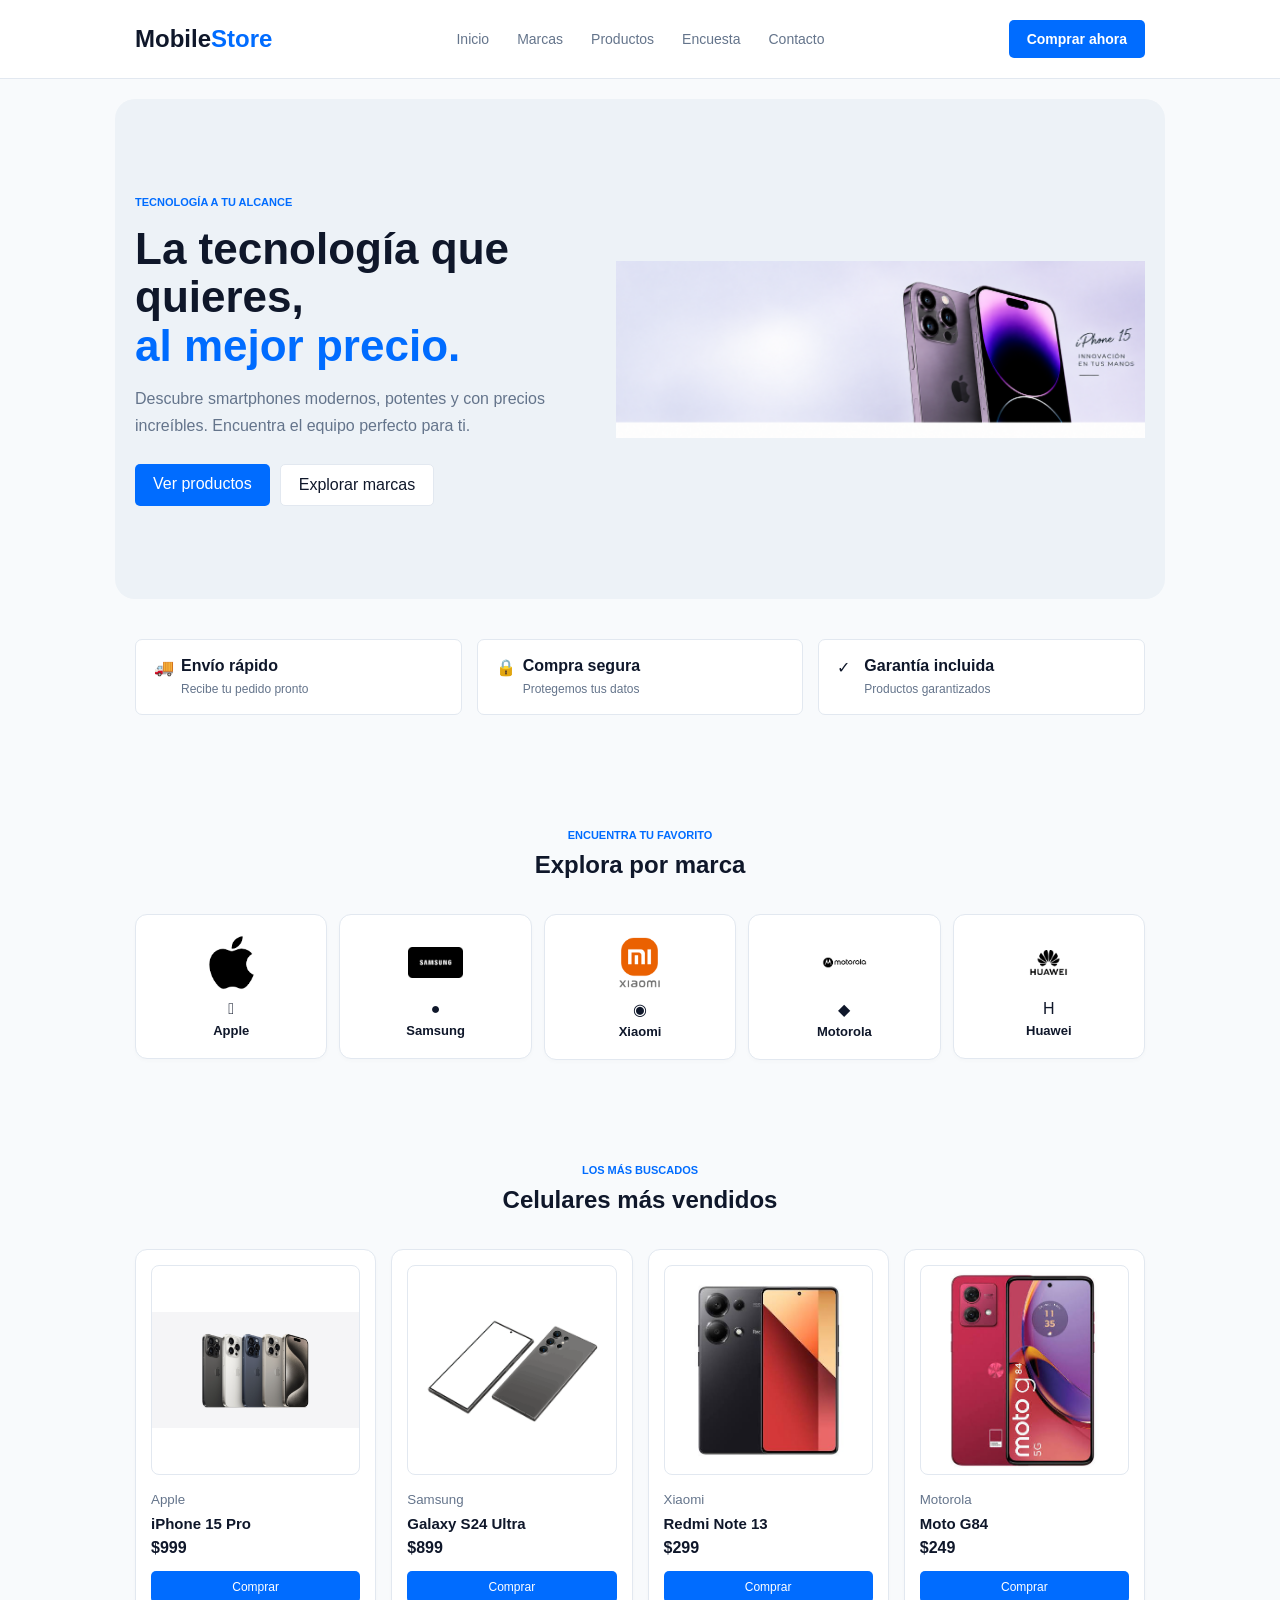
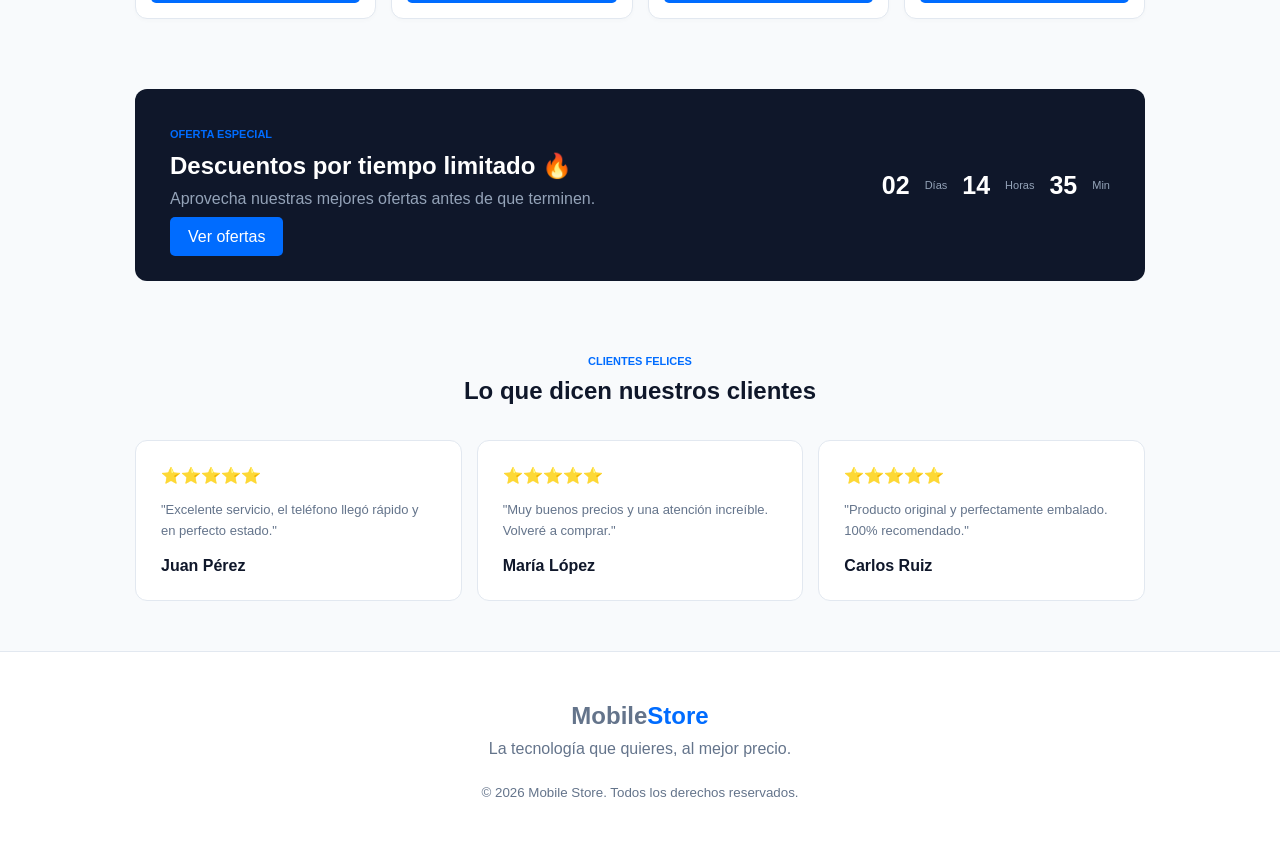
<file: CellstorePage/index.html>
<!DOCTYPE html>
<html lang="es">
<head>
    <meta charset="UTF-8">
    <meta name="viewport" content="width=device-width, initial-scale=1.0">
    <title>Mobile Store</title>
    <link rel="stylesheet" type="text/css" href="css/estilo.css">
</head>

<body>

<header>
    <nav>
        <h2>Mobile<span>Store</span></h2>

        <!-- Enlaces directos a los archivos HTML del sitio -->
        <div class="menu">
            <a href="index.html">Inicio</a>
            <a href="marcas.html">Marcas</a>
            <a href="productos.html">Productos</a>
            <a href="encuesta.html">Encuesta</a>
            <a href="contacto.html">Contacto</a>
        </div>

        <!-- Botón estilizado con enlace directo -->
        <a href="productos.html" class="btn-nav">Comprar ahora</a>
    </nav>
</header>

<main>

    <!-- HERO -->
    <section class="hero" id="inicio">
        <div>
            <small>TECNOLOGÍA A TU ALCANCE</small>
            <h1>La tecnología que quieres,<br><span>al mejor precio.</span></h1>
            <p>
                Descubre smartphones modernos, potentes y con
                precios increíbles. Encuentra el equipo perfecto para ti.
            </p>

            <div class="actions">
                <a href="productos.html" class="primary">Ver productos</a>
                <a href="marcas.html" class="outline">Explorar marcas</a>
            </div>
        </div>

        <div class="hero-phone">
            <div class="phone"></div>
        </div>
    </section>

    <!-- BENEFICIOS -->
    <section class="benefits">
        <article>🚚 <b>Envío rápido</b><small>Recibe tu pedido pronto</small></article>
        <article>🔒 <b>Compra segura</b><small>Protegemos tus datos</small></article>
        <article>✓ <b>Garantía incluida</b><small>Productos garantizados</small></article>
    </section>

    <!-- MARCAS -->
    <section class="section" id="marcas">
        <div class="title">
            <small>ENCUENTRA TU FAVORITO</small>
            <h2>Explora por marca</h2>
        </div>

        <div class="brands">
            <a href="marcas.html" style="text-decoration:none; color:inherit;"><article><strong>Apple</strong></article></a>
            <a href="marcas.html" style="text-decoration:none; color:inherit;"><article>●<strong>Samsung</strong></article></a>
            <a href="marcas.html" style="text-decoration:none; color:inherit;"><article>◉<strong>Xiaomi</strong></article></a>
            <a href="marcas.html" style="text-decoration:none; color:inherit;"><article>◆<strong>Motorola</strong></article></a>
            <a href="marcas.html" style="text-decoration:none; color:inherit;"><article>H<strong>Huawei</strong></article></a>
        </div>
    </section>

    <!-- PRODUCTOS -->
    <section class="section" id="productos">
        <div class="title">
            <small>LOS MÁS BUSCADOS</small>
            <h2>Celulares más vendidos</h2>
        </div>

        <div class="products">

            <article class="product">
                <div class="image black"></div>
                <small>Apple</small>
                <h3>iPhone 15 Pro</h3>
                <strong>$999</strong>
                <a href="contacto.html">Comprar</a>
            </article>

            <article class="product">
                <div class="image gray"></div>
                <small>Samsung</small>
                <h3>Galaxy S24 Ultra</h3>
                <strong>$899</strong>
                <a href="contacto.html">Comprar</a>
            </article>

            <article class="product">
                <div class="image blue"></div>
                <small>Xiaomi</small>
                <h3>Redmi Note 13</h3>
                <strong>$299</strong>
                <a href="contacto.html">Comprar</a>
            </article>

            <article class="product">
                <div class="image purple"></div>
                <small>Motorola</small>
                <h3>Moto G84</h3>
                <strong>$249</strong>
                <a href="contacto.html">Comprar</a>
            </article>

        </div>
    </section>

    <!-- OFERTA -->
    <section class="offer">
        <div>
            <small>OFERTA ESPECIAL</small>
            <h2>Descuentos por tiempo limitado 🔥</h2>
            <p>Aprovecha nuestras mejores ofertas antes de que terminen.</p>
            <a href="productos.html" class="primary">Ver ofertas</a>
        </div>

        <div class="time">
            <b>02</b><span>Días</span>
            <b>14</b><span>Horas</span>
            <b>35</b><span>Min</span>
        </div>
    </section>

    <!-- TESTIMONIOS -->
    <section class="section">
        <div class="title">
            <small>CLIENTES FELICES</small>
            <h2>Lo que dicen nuestros clientes</h2>
        </div>

        <div class="reviews">
            <article>
                ⭐⭐⭐⭐⭐
                <p>"Excelente servicio, el teléfono llegó rápido y en perfecto estado."</p>
                <b>Juan Pérez</b>
            </article>

            <article>
                ⭐⭐⭐⭐⭐
                <p>"Muy buenos precios y una atención increíble. Volveré a comprar."</p>
                <b>María López</b>
            </article>

            <article>
                ⭐⭐⭐⭐⭐
                <p>"Producto original y perfectamente embalado. 100% recomendado."</p>
                <b>Carlos Ruiz</b>
            </article>
        </div>
    </section>

</main>

<footer>
    <h2>Mobile<span>Store</span></h2>
    <p>La tecnología que quieres, al mejor precio.</p>
    <small>© 2026 Mobile Store. Todos los derechos reservados.</small>
</footer>

</body>
</file>
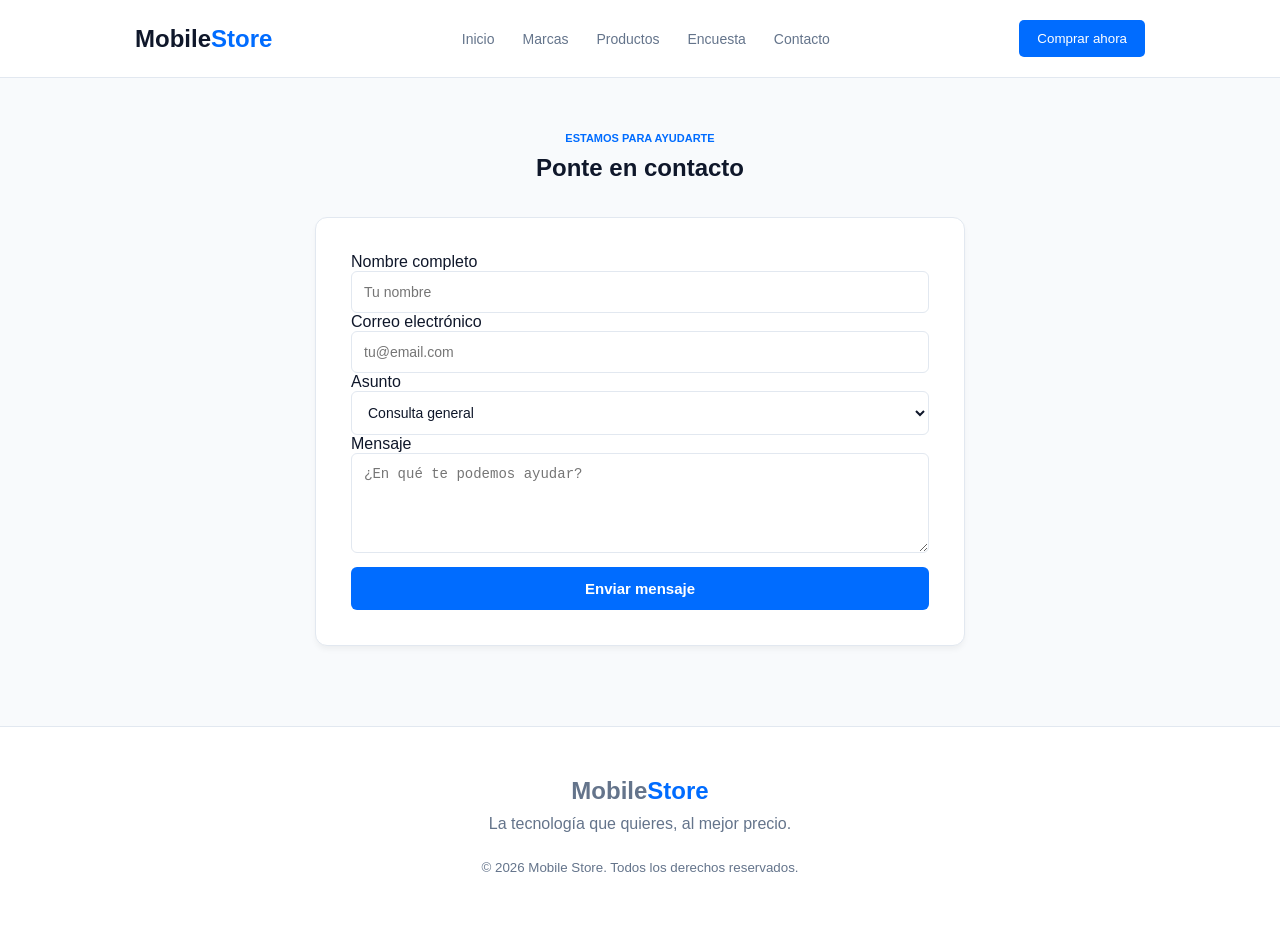
<file: CellstorePage/contacto.html>
<!DOCTYPE html>
<html lang="es">
<head>
    <meta charset="UTF-8">
    <meta name="viewport" content="width=device-width, initial-scale=1.0">
    <title>Mobile Store - Contacto</title>
    <link rel="stylesheet" type="text/css" href="css/estilo.css">
</head>
<body>

<header>
    <nav>
        <h2>Mobile<span>Store</span></h2>

        <div class="menu">
            <a href="index.html">Inicio</a>
            <a href="marcas.html">Marcas</a>
            <a href="productos.html">Productos</a>
            <a href="encuesta.html">Encuesta</a>
            <a href="contacto.html" class="active">Contacto</a>
        </div>

        <button onclick="location.href='productos.html'">Comprar ahora</button>
    </nav>
</header>

<main>
    <section class="section">
        <div class="title">
            <small>ESTAMOS PARA AYUDARTE</small>
            <h2>Ponte en contacto</h2>
        </div>

        <form class="contact-form">
            <label for="nombre">Nombre completo</label>
            <input type="text" id="nombre" placeholder="Tu nombre" required>

            <label for="email">Correo electrónico</label>
            <input type="email" id="email" placeholder="tu@email.com" required>

            <label for="asunto">Asunto</label>
            <select id="asunto">
                <option value="consulta">Consulta general</option>
                <option value="soporte">Soporte técnico</option>
                <option value="ventas">Información de compras</option>
            </select>

            <label for="mensaje">Mensaje</label>
            <textarea id="mensaje" rows="4" placeholder="¿En qué te podemos ayudar?" required></textarea>

            <button type="submit">Enviar mensaje</button>
        </form>
    </section>
</main>

<footer>
    <h2>Mobile<span>Store</span></h2>
    <p>La tecnología que quieres, al mejor precio.</p>
    <small>© 2026 Mobile Store. Todos los derechos reservados.</small>
</footer>

</body>
</html>
</file>
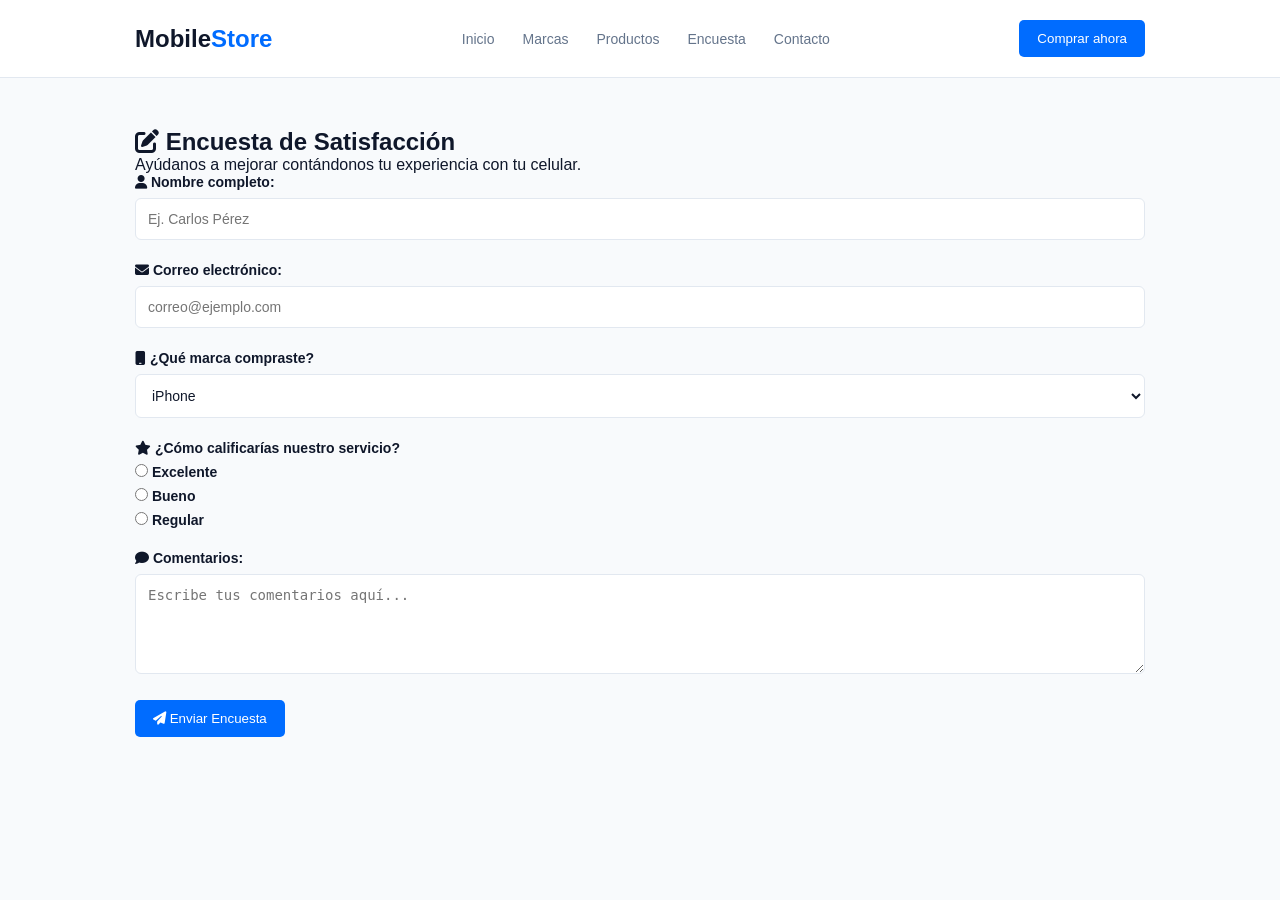
<file: CellstorePage/encuesta.html>
<!DOCTYPE html>
<html lang="es">
<head>
    <meta charset="UTF-8">
    <meta name="viewport" content="width=device-width, initial-scale=1.0">
    <title>Mobile Store - Encuesta</title>
    <!-- Ruta correcta a tu CSS dentro de la carpeta css -->
    <link rel="stylesheet" href="css/estilo.css">
    <!-- Iconos de Font Awesome -->
    <link rel="stylesheet" href="https://cdnjs.cloudflare.com/ajax/libs/font-awesome/6.4.0/css/all.min.css">
</head>
<body>

    <!-- NAVBAR / ENCABEZADO -->
    <header>
    <nav>
        <h2>Mobile<span>Store</span></h2>

        <div class="menu">
            <!-- Conexión a todas las páginas principales -->
            <a href="index.html">Inicio</a>
            <a href="marcas.html">Marcas</a>
            <a href="productos.html">Productos</a>
            <a href="encuesta.html" class="active">Encuesta</a>
            <a href="contacto.html">Contacto</a>
        </div>

        <button onclick="location.href='productos.html'">Comprar ahora</button>
    </nav>
</header>
    <!-- FORMULARIO DE ENCUESTA -->
    <main class="container section">
        <div class="card form-card">
            <h2><i class="fa-solid fa-pen-to-square"></i> Encuesta de Satisfacción</h2>
            <p class="section-subtitle">Ayúdanos a mejorar contándonos tu experiencia con tu celular.</p>

            <form class="custom-form">
                <div class="form-group">
                    <label for="nombre"><i class="fa-solid fa-user"></i> Nombre completo:</label>
                    <input type="text" id="nombre" placeholder="Ej. Carlos Pérez" required>
                </div>

                <div class="form-group">
                    <label for="email"><i class="fa-solid fa-envelope"></i> Correo electrónico:</label>
                    <input type="email" id="email" placeholder="correo@ejemplo.com" required>
                </div>

                <div class="form-group">
                    <label for="marca"><i class="fa-solid fa-mobile"></i> ¿Qué marca compraste?</label>
                    <select id="marca">
                        <option value="iphone">iPhone</option>
                        <option value="samsung">Samsung</option>
                        <option value="xiaomi">Xiaomi</option>
                        <option value="motorola">Motorola</option>
                    </select>
                </div>

                <div class="form-group">
                    <label><i class="fa-solid fa-star"></i> ¿Cómo calificarías nuestro servicio?</label>
                    <div class="rating-options">
                        <label><input type="radio" name="calificacion" value="5"> Excelente</label>
                        <label><input type="radio" name="calificacion" value="4"> Bueno</label>
                        <label><input type="radio" name="calificacion" value="3"> Regular</label>
                    </div>
                </div>

                <div class="form-group">
                    <label for="comentarios"><i class="fa-solid fa-comment"></i> Comentarios:</label>
                    <textarea id="comentarios" rows="4" placeholder="Escribe tus comentarios aquí..."></textarea>
                </div>

                <button type="submit" class="btn btn-primary btn-full">
                    <i class="fa-solid fa-paper-plane"></i> Enviar Encuesta
                </button>
            </form>
        </div>
    </main>

</body>
</html>
</file>
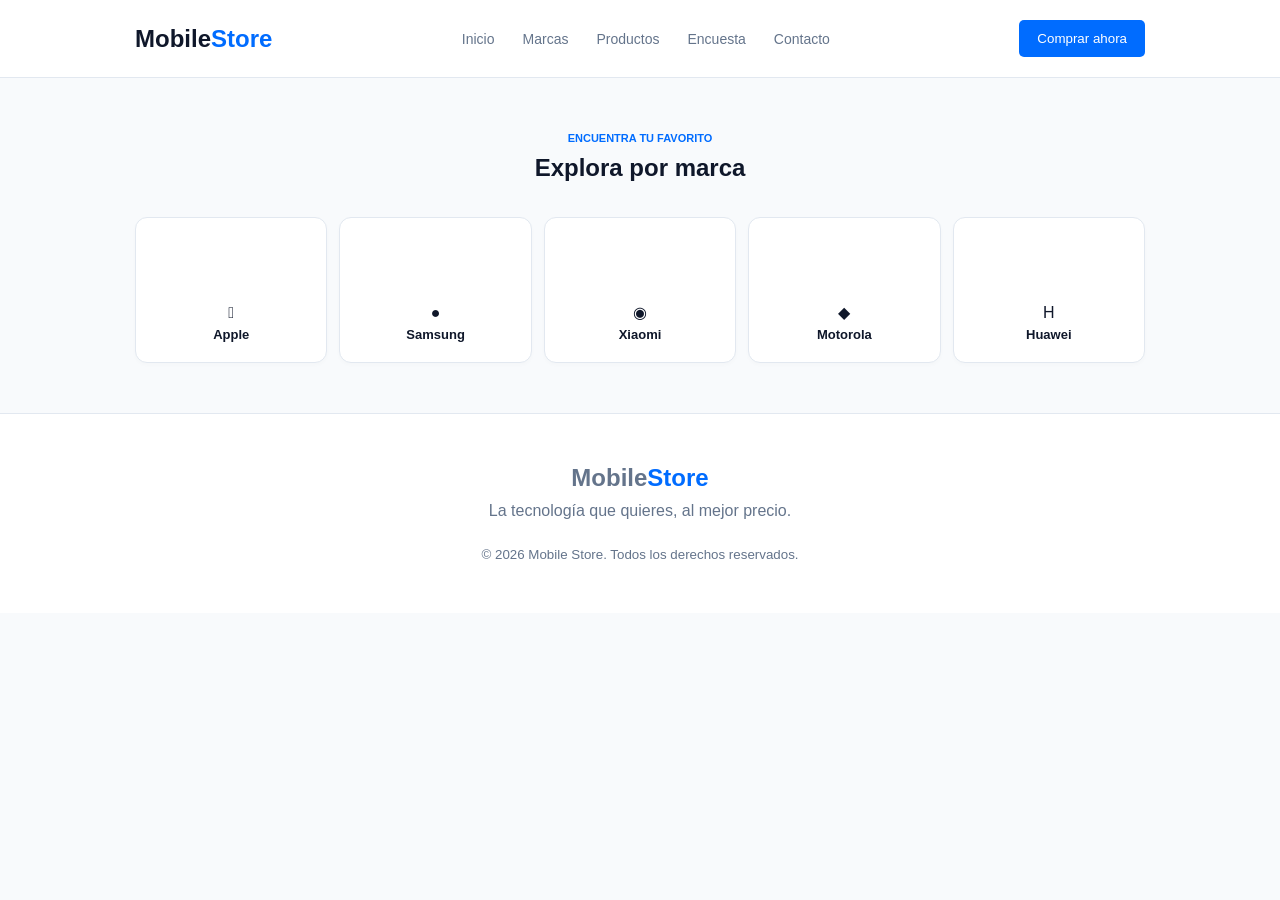
<file: CellstorePage/marcas.html>
<!DOCTYPE html>
<html lang="es">
<head>
    <meta charset="UTF-8">
    <meta name="viewport" content="width=device-width, initial-scale=1.0">
    <title>Mobile Store - Marcas</title>
    <link rel="stylesheet" type="text/css" href="css/estilo.css">
</head>
<body>

<header>
    <nav>
        <h2>Mobile<span>Store</span></h2>

        <div class="menu">
            <a href="index.html">Inicio</a>
            <a href="marcas.html" class="active">Marcas</a>
            <a href="productos.html">Productos</a>
            <a href="encuesta.html">Encuesta</a>
            <a href="contacto.html">Contacto</a>
        </div>

        <button onclick="location.href='productos.html'">Comprar ahora</button>
    </nav>
</header>

<main>
    <section class="section">
        <div class="title">
            <small>ENCUENTRA TU FAVORITO</small>
            <h2>Explora por marca</h2>
        </div>

        <!-- Botones de las Marcas -->
        <div class="brands">
            <article onclick="abrirPestana('apple')"><strong>Apple</strong></article>
            <article onclick="abrirPestana('samsung')">●<strong>Samsung</strong></article>
            <article onclick="abrirPestana('xiaomi')">◉<strong>Xiaomi</strong></article>
            <article onclick="abrirPestana('motorola')">◆<strong>Motorola</strong></article>
            <article onclick="abrirPestana('huawei')">H<strong>Huawei</strong></article>
        </div>
    </section>
</main>

<!-- Ventana Emergente / Modal (Pestaña de Productos) -->
<div id="modal-productos" class="modal">
    <div class="modal-content">
        <div class="modal-header">
            <h2 id="modal-titulo"> Productos Apple</h2>
            <span class="close-btn" onclick="cerrarPestana()">&times;</span>
        </div>

        <div class="modal-body">
            <!-- Pestaña APPLE -->
            <div id="cat-apple" class="brand-catalog">
                <div class="product-item">
                    <img src="img/iphone 18.3.png" alt="iPhone 18">
                    <div class="product-info">
                        <h3>iPhone 18</h3>
                        <p>Pantalla 6.1" OLED · Chip A19 · Cámara Dual 48MP</p>
                        <strong>$899</strong>
                    </div>
                    <a href="contacto.html" class="btn-comprar">Comprar</a>
                </div>

                <div class="product-item">
                    <img src="img/iphone 18 pro.2.png" alt="iPhone 18 Pro">
                    <div class="product-info">
                        <h3>iPhone 18 Pro</h3>
                        <p>Pantalla 6.3" OLED Super Retina · Chip A19 Pro</p>
                        <strong>$1,199</strong>
                    </div>
                    <a href="contacto.html" class="btn-comprar">Comprar</a>
                </div>

                <div class="product-item">
                    <img src="img/iphone 18 pro max.1.png" alt="iPhone 18 Pro Max">
                    <div class="product-info">
                        <h3>iPhone 18 Pro Max</h3>
                        <p>Pantalla 6.9" OLED · Chip A19 Pro · 512GB</p>
                        <strong>$1,399</strong>
                    </div>
                    <a href="contacto.html" class="btn-comprar">Comprar</a>
                </div>

                <div class="product-item">
                    <img src="img/iphon 17 air.4.png" alt="iPhone 17 Air">
                    <div class="product-info">
                        <h3>iPhone 17 Air</h3>
                        <p>Diseño ultrafino de titanio · Chip A18 Pro</p>
                        <strong>$999</strong>
                    </div>
                    <a href="contacto.html" class="btn-comprar">Comprar</a>
                </div>
            </div>

            <!-- Pestaña SAMSUNG -->
            <div id="cat-samsung" class="brand-catalog">
                <div class="product-item">
                    <img src="img/Galaxy S26 Ultra.9.png" alt="Galaxy S26 Ultra">
                    <div class="product-info">
                        <h3>Galaxy S26 Ultra</h3>
                        <p>Galaxy AI Pro · Cámara 200MP · S-Pen</p>
                        <strong>$1,299</strong>
                    </div>
                    <a href="contacto.html" class="btn-comprar">Comprar</a>
                </div>

                <div class="product-item">
                    <img src="img/Galaxy Z Fold 6.11.png" alt="Galaxy Z Fold 6">
                    <div class="product-info">
                        <h3>Galaxy Z Fold 6</h3>
                        <p>Pantalla Plegable 7.6" · Multitarea</p>
                        <strong>$1,599</strong>
                    </div>
                    <a href="contacto.html" class="btn-comprar">Comprar</a>
                </div>
            </div>

            <!-- Pestaña XIAOMI -->
            <div id="cat-xiaomi" class="brand-catalog">
                <div class="product-item">
                    <img src="img/Xiaomi 15 Ultra.13.png" alt="Xiaomi 15 Ultra">
                    <div class="product-info">
                        <h3>Xiaomi 15 Ultra</h3>
                        <p>Óptica Leica Quad Cam · Snapdragon 8 Gen 4</p>
                        <strong>$999</strong>
                    </div>
                    <a href="contacto.html" class="btn-comprar">Comprar</a>
                </div>
            </div>

            <!-- Pestaña MOTOROLA -->
            <div id="cat-motorola" class="brand-catalog">
                <div class="product-item">
                    <img src="img/Razr 50 Ultra.18.png" alt="Razr 50 Ultra">
                    <div class="product-info">
                        <h3>Razr 50 Ultra</h3>
                        <p>Pantalla externa 4.0" · Diseño flip</p>
                        <strong>$999</strong>
                    </div>
                    <a href="contacto.html" class="btn-comprar">Comprar</a>
                </div>
            </div>

            <!-- Pestaña HUAWEI -->
            <div id="cat-huawei" class="brand-catalog">
                <div class="product-item">
                    <img src="img/Pura 70 Ultra.21.png" alt="Pura 70 Ultra">
                    <div class="product-info">
                        <h3>Pura 70 Ultra</h3>
                        <p>Cámara retráctil 1" · Cristal Kunlun</p>
                        <strong>$1,199</strong>
                    </div>
                    <a href="contacto.html" class="btn-comprar">Comprar</a>
                </div>
            </div>

        </div>
    </div>
</div>

<footer>
    <h2>Mobile<span>Store</span></h2>
    <p>La tecnología que quieres, al mejor precio.</p>
    <small>© 2026 Mobile Store. Todos los derechos reservados.</small>
</footer>

<script>
    function abrirPestana(marca) {
        const titulos = {
            'apple': ' Productos Apple',
            'samsung': '● Productos Samsung',
            'xiaomi': '◉ Productos Xiaomi',
            'motorola': '◆ Productos Motorola',
            'huawei': 'H Productos Huawei'
        };

        document.getElementById('modal-titulo').innerText = titulos[marca];

        document.querySelectorAll('.brand-catalog').forEach(cat => cat.style.display = 'none');

        const catalogo = document.getElementById('cat-' + marca);
        if (catalogo) {
            catalogo.style.display = 'block';
        }

        document.getElementById('modal-productos').style.display = 'flex';
    }

    function cerrarPestana() {
        document.getElementById('modal-productos').style.display = 'none';
    }

    window.onclick = function(event) {
        const modal = document.getElementById('modal-productos');
        if (event.target == modal) {
            modal.style.display = 'none';
        }
    }
</script>

</body>
</html>
</file>
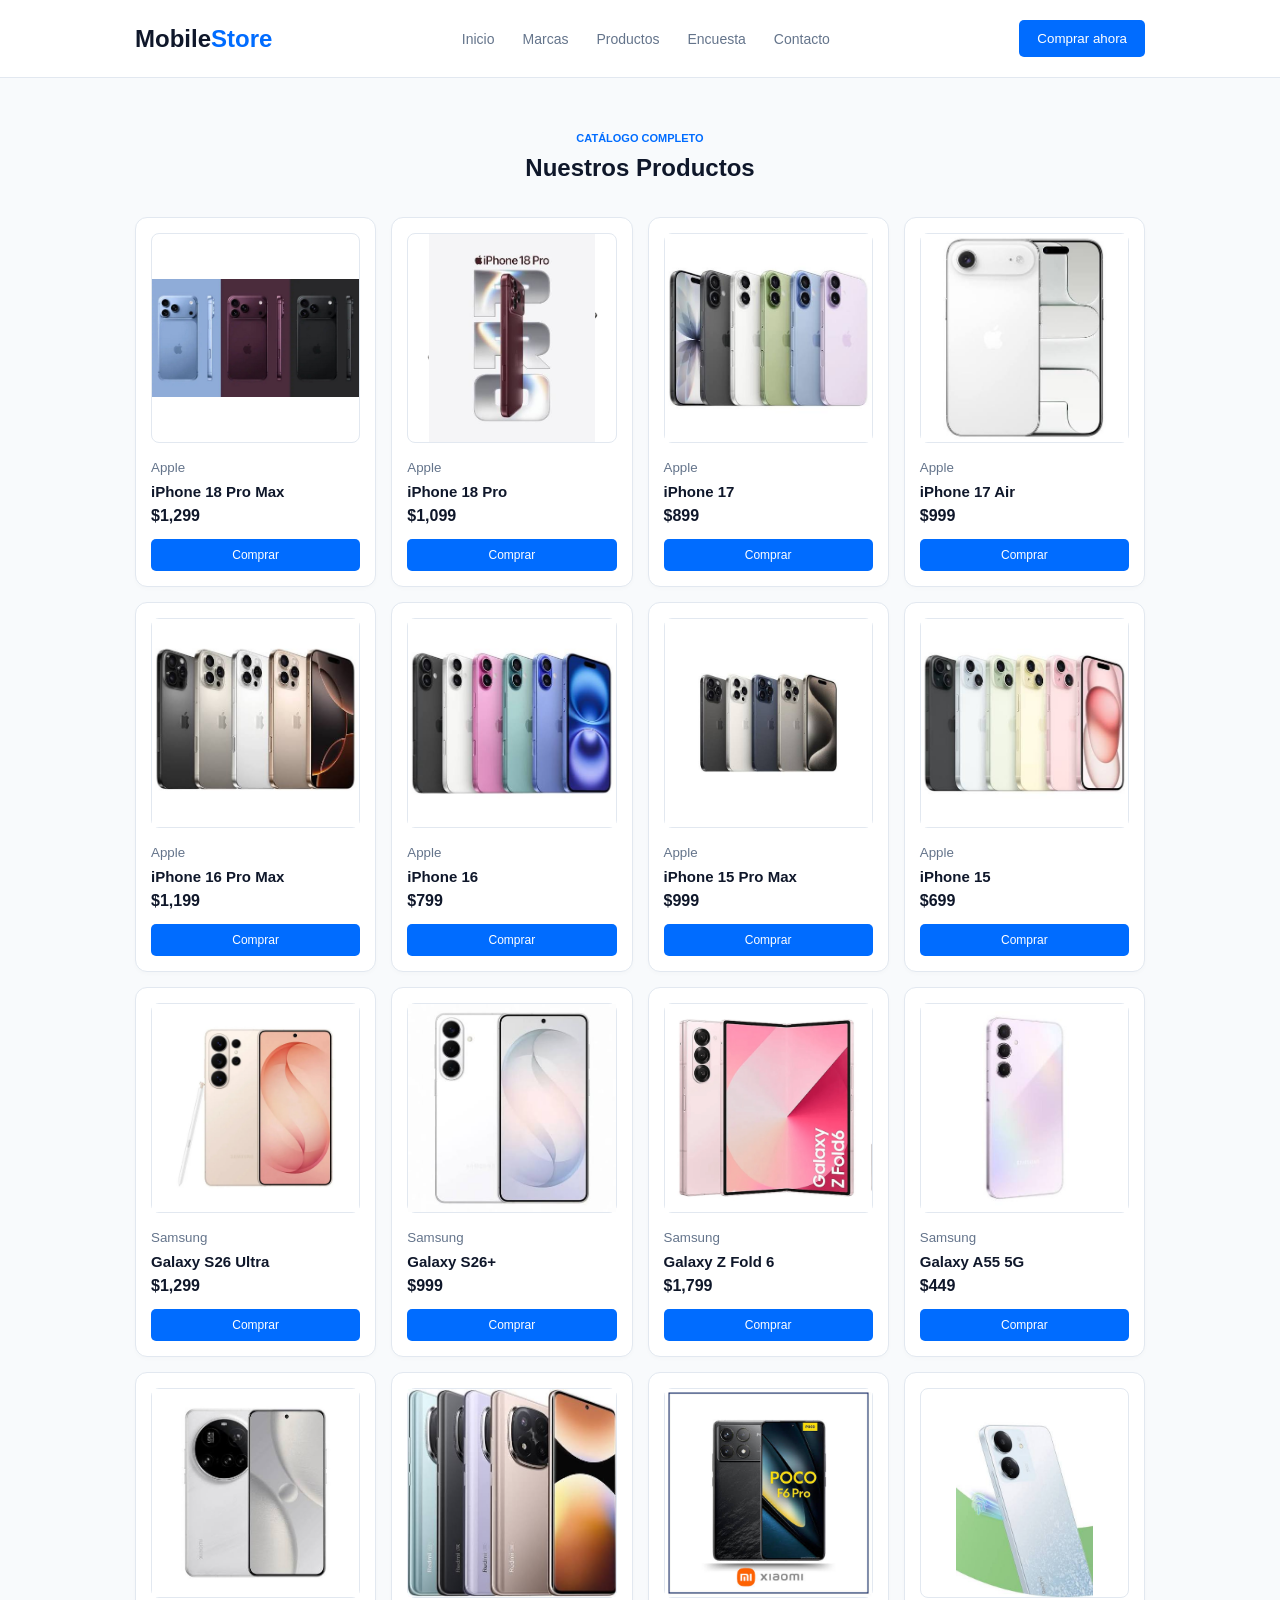
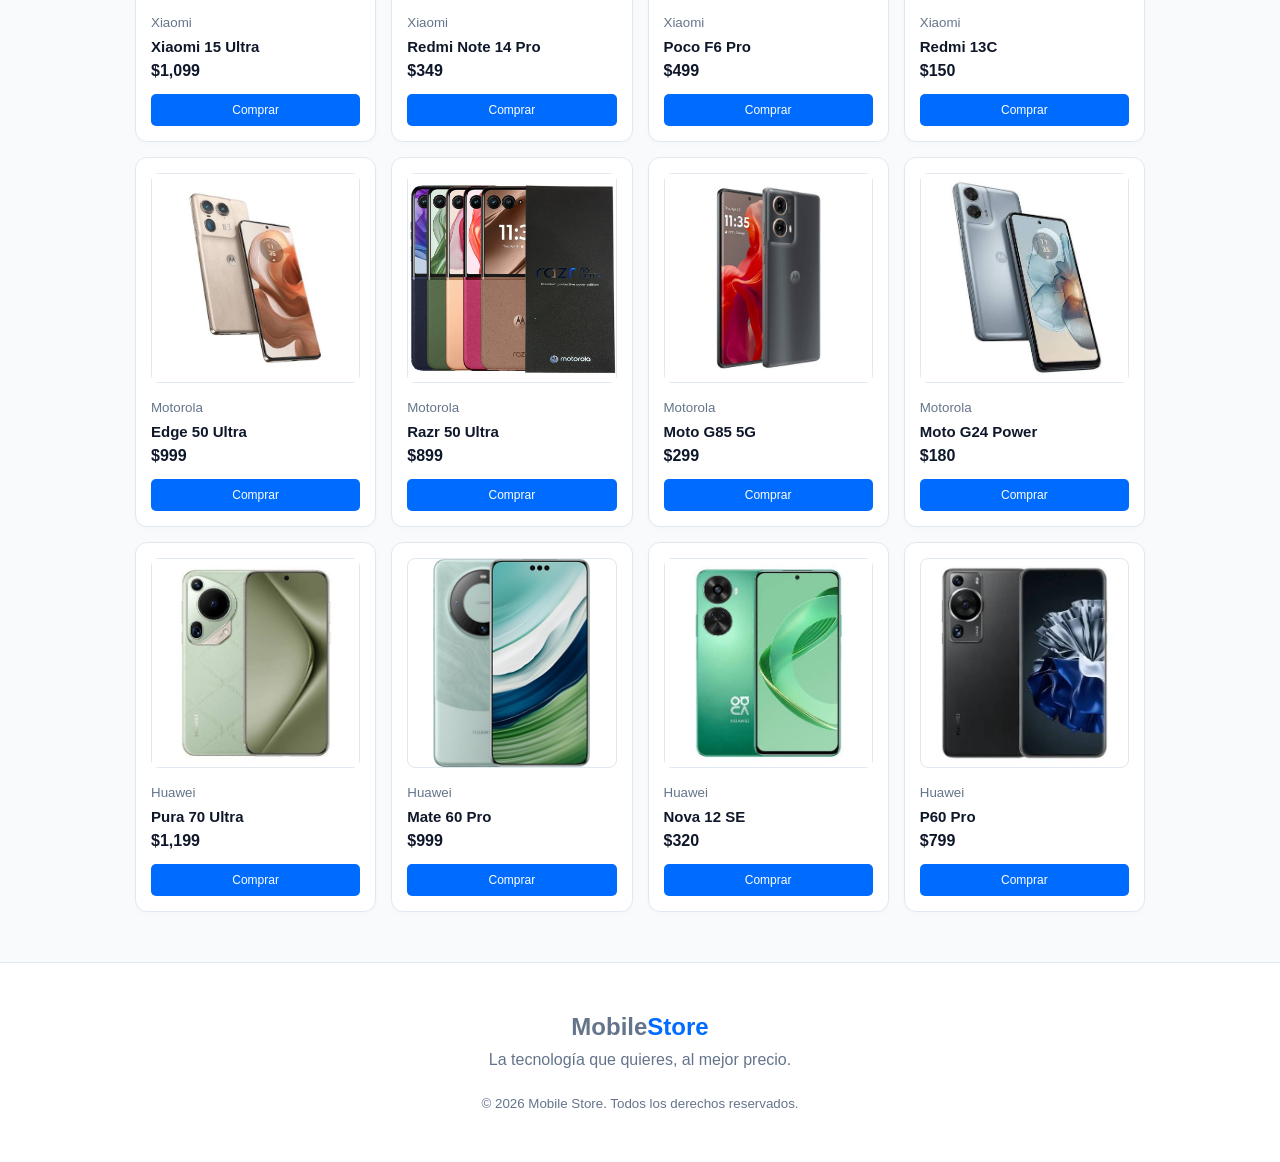
<file: CellstorePage/productos.html>
<!DOCTYPE html>
<html lang="es">
<head>
    <meta charset="UTF-8">
    <meta name="viewport" content="width=device-width, initial-scale=1.0">
    <title>Mobile Store - Catálogo de Productos</title>
    <link rel="stylesheet" type="text/css" href="css/estilo.css">
</head>
<body>

<header>
    <nav>
        <h2>Mobile<span>Store</span></h2>

        <div class="menu">
            <a href="index.html">Inicio</a>
            <a href="marcas.html">Marcas</a>
            <a href="productos.html" class="active">Productos</a>
            <a href="encuesta.html">Encuesta</a>
            <a href="contacto.html">Contacto</a>
        </div>

        <button onclick="location.href='contacto.html'">Comprar ahora</button>
    </nav>
</header>

<main>
    <section class="section">
        <div class="title">
            <small>CATÁLOGO COMPLETO</small>
            <h2>Nuestros Productos</h2>
        </div>

        <div class="products">

            <!-- APPLE -->
            <article class="product">
                <div class="image"><img src="img/iphone 18 pro max.1.png" alt="iPhone 18 Pro Max" style="width:100%; height:100%; object-fit:contain;"></div>
                <small>Apple</small>
                <h3>iPhone 18 Pro Max</h3>
                <strong>$1,299</strong>
                <a href="contacto.html">Comprar</a>
            </article>

            <article class="product">
                <div class="image"><img src="img/iphone 18 pro.2.png" alt="iPhone 18 Pro" style="width:100%; height:100%; object-fit:contain;"></div>
                <small>Apple</small>
                <h3>iPhone 18 Pro</h3>
                <strong>$1,099</strong>
                <a href="contacto.html">Comprar</a>
            </article>

            <article class="product">
                <div class="image"><img src="img/iphone 18.3.png" alt="iPhone 18" style="width:100%; height:100%; object-fit:contain;"></div>
                <small>Apple</small>
                <h3>iPhone 17</h3>
                <strong>$899</strong>
                <a href="contacto.html">Comprar</a>
            </article>

            <article class="product">
                <div class="image"><img src="img/iphon 17 air.4.png" alt="iPhone 17 Air" style="width:100%; height:100%; object-fit:contain;"></div>
                <small>Apple</small>
                <h3>iPhone 17 Air</h3>
                <strong>$999</strong>
                <a href="contacto.html">Comprar</a>
            </article>

            <article class="product">
                <div class="image"><img src="img/iphone 16 pro max.6.png" alt="iPhone 16 Pro Max" style="width:100%; height:100%; object-fit:contain;"></div>
                <small>Apple</small>
                <h3>iPhone 16 Pro Max</h3>
                <strong>$1,199</strong>
                <a href="contacto.html">Comprar</a>
            </article>

            <article class="product">
                <div class="image"><img src="img/iphone 16.5.png" alt="iPhone 16" style="width:100%; height:100%; object-fit:contain;"></div>
                <small>Apple</small>
                <h3>iPhone 16</h3>
                <strong>$799</strong>
                <a href="contacto.html">Comprar</a>
            </article>

            <article class="product">
                <div class="image"><img src="img/iphone 15 pro max.7.png" alt="iPhone 15 Pro Max" style="width:100%; height:100%; object-fit:contain;"></div>
                <small>Apple</small>
                <h3>iPhone 15 Pro Max</h3>
                <strong>$999</strong>
                <a href="contacto.html">Comprar</a>
            </article>

            <article class="product">
                <div class="image"><img src="img/iphone 15.8.png" alt="iPhone 15" style="width:100%; height:100%; object-fit:contain;"></div>
                <small>Apple</small>
                <h3>iPhone 15</h3>
                <strong>$699</strong>
                <a href="contacto.html">Comprar</a>
            </article>

            <!-- SAMSUNG -->
            <article class="product">
                <div class="image"><img src="img/Galaxy S26 Ultra.9.png" alt="Galaxy S26 Ultra" style="width:100%; height:100%; object-fit:contain;"></div>
                <small>Samsung</small>
                <h3>Galaxy S26 Ultra</h3>
                <strong>$1,299</strong>
                <a href="contacto.html">Comprar</a>
            </article>

            <article class="product">
                <div class="image"><img src="img/Galaxy S26+.10.png" alt="Galaxy S26+" style="width:100%; height:100%; object-fit:contain;"></div>
                <small>Samsung</small>
                <h3>Galaxy S26+</h3>
                <strong>$999</strong>
                <a href="contacto.html">Comprar</a>
            </article>

            <article class="product">
                <div class="image"><img src="img/Galaxy Z Fold 6.11.png" alt="Galaxy Z Fold 6" style="width:100%; height:100%; object-fit:contain;"></div>
                <small>Samsung</small>
                <h3>Galaxy Z Fold 6</h3>
                <strong>$1,799</strong>
                <a href="contacto.html">Comprar</a>
            </article>

            <article class="product">
                <div class="image"><img src="img/Galaxy A55 5G.12.png" alt="Galaxy A55 5G" style="width:100%; height:100%; object-fit:contain;"></div>
                <small>Samsung</small>
                <h3>Galaxy A55 5G</h3>
                <strong>$449</strong>
                <a href="contacto.html">Comprar</a>
            </article>

            <!-- XIAOMI -->
            <article class="product">
                <div class="image"><img src="img/Xiaomi 15 Ultra.13.png" alt="Xiaomi 15 Ultra" style="width:100%; height:100%; object-fit:contain;"></div>
                <small>Xiaomi</small>
                <h3>Xiaomi 15 Ultra</h3>
                <strong>$1,099</strong>
                <a href="contacto.html">Comprar</a>
            </article>

            <article class="product">
                <div class="image"><img src="img/Redmi Note 14 Pro.14.png" alt="Redmi Note 14 Pro" style="width:100%; height:100%; object-fit:contain;"></div>
                <small>Xiaomi</small>
                <h3>Redmi Note 14 Pro</h3>
                <strong>$349</strong>
                <a href="contacto.html">Comprar</a>
            </article>

            <article class="product">
                <div class="image"><img src="img/Poco F6 Pro.15.png" alt="Poco F6 Pro" style="width:100%; height:100%; object-fit:contain;"></div>
                <small>Xiaomi</small>
                <h3>Poco F6 Pro</h3>
                <strong>$499</strong>
                <a href="contacto.html">Comprar</a>
            </article>

            <article class="product">
                <div class="image"><img src="img/Redmi 13C.16.png" alt="Redmi 13C" style="width:100%; height:100%; object-fit:contain;"></div>
                <small>Xiaomi</small>
                <h3>Redmi 13C</h3>
                <strong>$150</strong>
                <a href="contacto.html">Comprar</a>
            </article>

            <!-- MOTOROLA -->
            <article class="product">
                <div class="image"><img src="img/Edge 50 Ultra.17.png" alt="Edge 50 Ultra" style="width:100%; height:100%; object-fit:contain;"></div>
                <small>Motorola</small>
                <h3>Edge 50 Ultra</h3>
                <strong>$999</strong>
                <a href="contacto.html">Comprar</a>
            </article>

            <article class="product">
                <div class="image"><img src="img/Razr 50 Ultra.18.png" alt="Razr 50 Ultra" style="width:100%; height:100%; object-fit:contain;"></div>
                <small>Motorola</small>
                <h3>Razr 50 Ultra</h3>
                <strong>$899</strong>
                <a href="contacto.html">Comprar</a>
            </article>

            <article class="product">
                <div class="image"><img src="img/Moto G85 5G.19.png" alt="Moto G85 5G" style="width:100%; height:100%; object-fit:contain;"></div>
                <small>Motorola</small>
                <h3>Moto G85 5G</h3>
                <strong>$299</strong>
                <a href="contacto.html">Comprar</a>
            </article>

            <article class="product">
                <div class="image"><img src="img/Moto G24 Power.20.png" alt="Moto G24 Power" style="width:100%; height:100%; object-fit:contain;"></div>
                <small>Motorola</small>
                <h3>Moto G24 Power</h3>
                <strong>$180</strong>
                <a href="contacto.html">Comprar</a>
            </article>

            <!-- HUAWEI -->
            <article class="product">
                <div class="image"><img src="img/Pura 70 Ultra.21.png" alt="Pura 70 Ultra" style="width:100%; height:100%; object-fit:contain;"></div>
                <small>Huawei</small>
                <h3>Pura 70 Ultra</h3>
                <strong>$1,199</strong>
                <a href="contacto.html">Comprar</a>
            </article>

            <article class="product">
                <div class="image"><img src="img/Mate 60 Pro.22.png" alt="Mate 60 Pro" style="width:100%; height:100%; object-fit:contain;"></div>
                <small>Huawei</small>
                <h3>Mate 60 Pro</h3>
                <strong>$999</strong>
                <a href="contacto.html">Comprar</a>
            </article>

            <article class="product">
                <div class="image"><img src="img/Nova 12 SE.23.png" alt="Nova 12 SE" style="width:100%; height:100%; object-fit:contain;"></div>
                <small>Huawei</small>
                <h3>Nova 12 SE</h3>
                <strong>$320</strong>
                <a href="contacto.html">Comprar</a>
            </article>

            <article class="product">
                <div class="image"><img src="img/P60 Pro.24.png" alt="P60 Pro" style="width:100%; height:100%; object-fit:contain;"></div>
                <small>Huawei</small>
                <h3>P60 Pro</h3>
                <strong>$799</strong>
                <a href="contacto.html">Comprar</a>
            </article>

        </div>
    </section>
</main>
<footer>
    <h2>Mobile<span>Store</span></h2>
    <p>La tecnología que quieres, al mejor precio.</p>
    <small>© 2026 Mobile Store. Todos los derechos reservados.</small>
</footer>

</body>
</html>
</file>
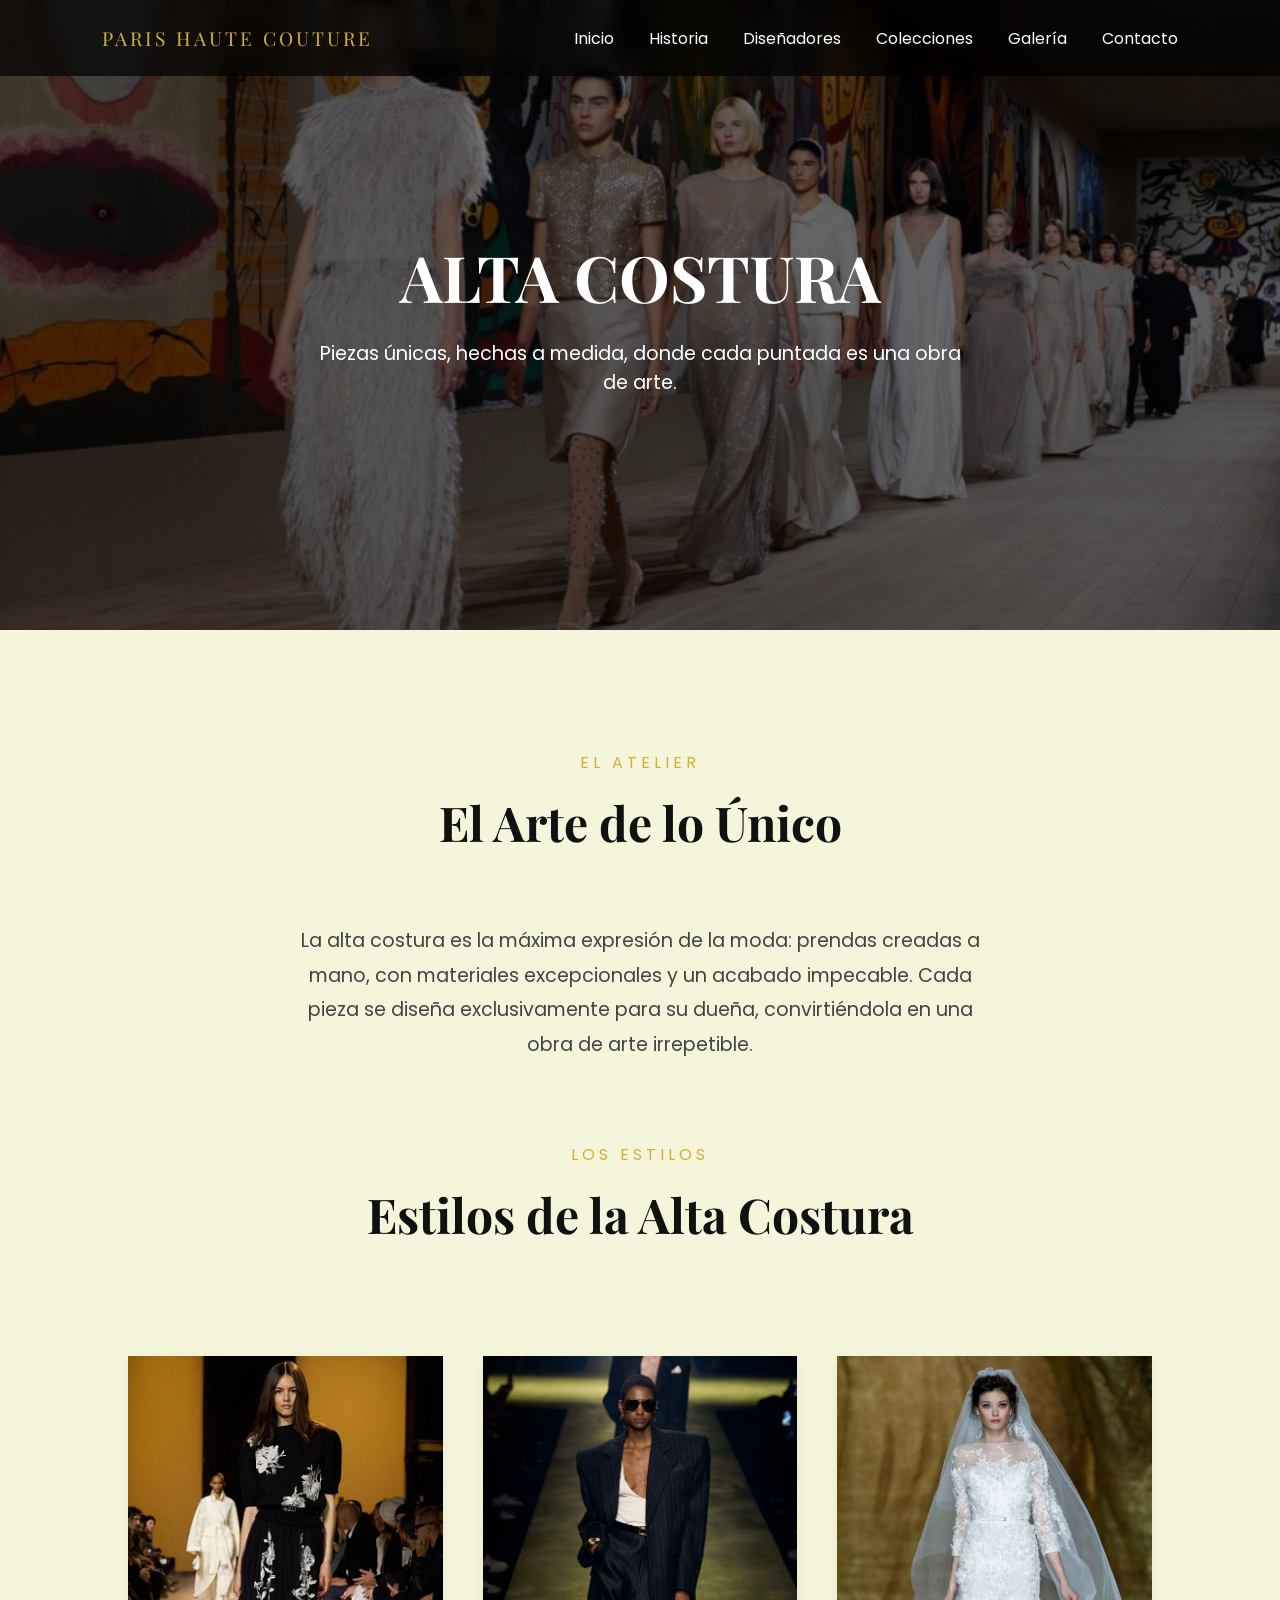
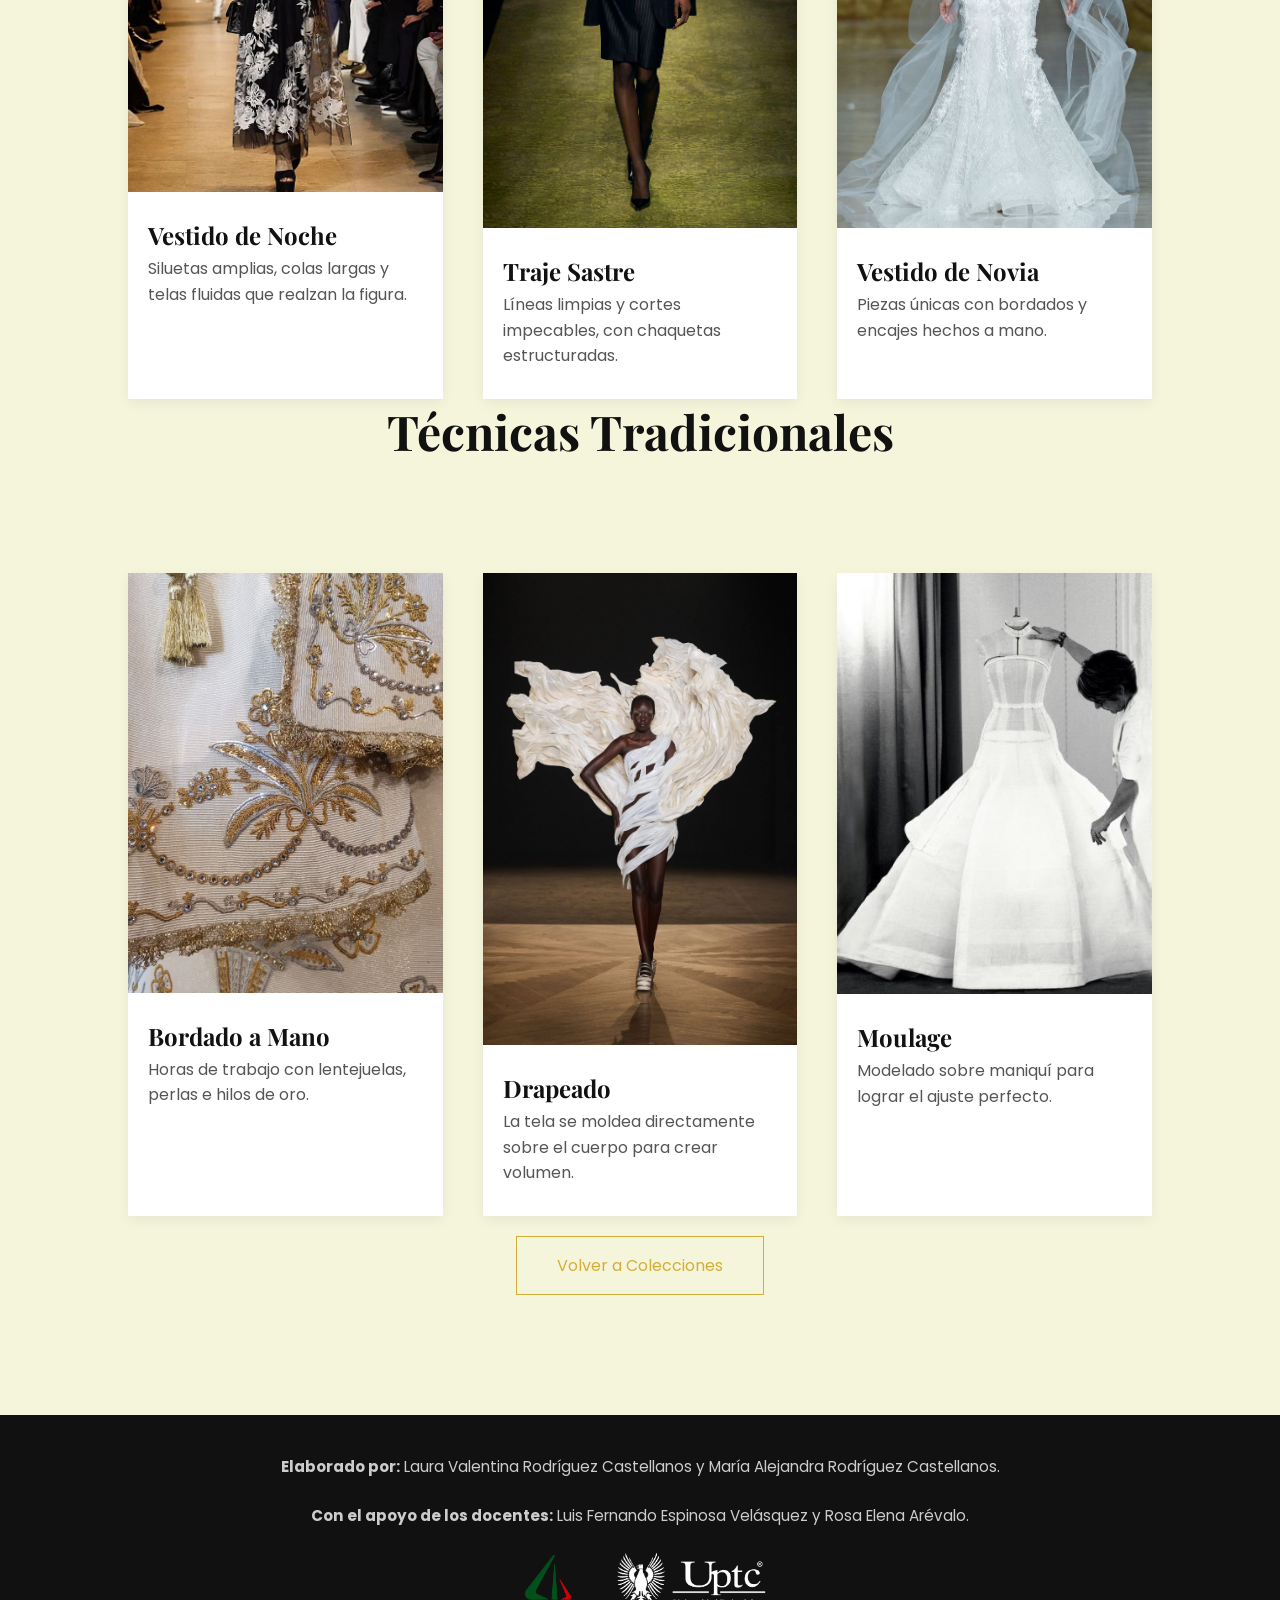
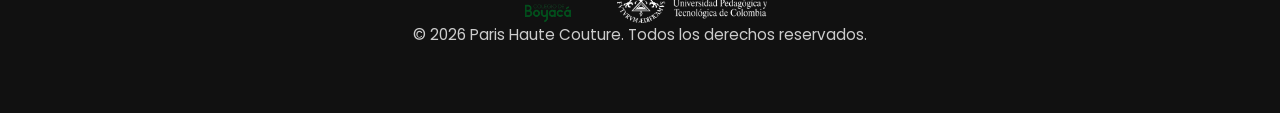
<file: Paris/costura.html>
<!DOCTYPE html>
<html lang="es">
<head>
    <meta charset="UTF-8">
    <meta name="viewport" content="width=device-width, initial-scale=1.0">
    <title>Alta Costura | Paris Haute Couture</title>

    <link rel="icon" href="favicon.png" type="image/png">

    <link rel="stylesheet" href="estilo.css">
    <link rel="stylesheet" href="pagina.css">

    <link href="https://fonts.googleapis.com/css2?family=Playfair+Display:wght@400;600;700&family=Poppins:wght@300;400;500&display=swap" rel="stylesheet">
</head>
<body>
    <header>
        <nav>
            <div class="logo">PARIS HAUTE COUTURE</div>

            <ul>
                <li><a href="index.html">Inicio</a></li>
                <li><a href="index.html#historia">Historia</a></li>
                <li><a href="index.html#disenadores">Diseñadores</a></li>
                <li><a href="index.html#colecciones">Colecciones</a></li>
                <li><a href="index.html#galeria">Galería</a></li>
                <li><a href="index.html#contacto">Contacto</a></li>
            </ul>
        </nav>
    </header>

    <section class="pagina-hero">
        <div class="overlay"></div>
        <div class="hero-content">
            <h1>ALTA COSTURA</h1>
            <p>Piezas únicas, hechas a medida, donde cada puntada es una obra de arte.</p>
        </div>
    </section>

    <section class="pagina-contenido">
        <div class="titulo-seccion">
            <span>EL ATELIER</span>
            <h2>El Arte de lo Único</h2>
        </div>

        <div class="contenido">
            <p>
                La alta costura es la máxima expresión de la moda: prendas creadas
                a mano, con materiales excepcionales y un acabado impecable. Cada
                pieza se diseña exclusivamente para su dueña, convirtiéndola en una
                obra de arte irrepetible.
            </p>
        </div>

        <div class="titulo-seccion">
            <span>LOS ESTILOS</span>
            <h2>Estilos de la Alta Costura</h2>
        </div>

        <div class="cards">
            <div class="card">
                <a href="https://www.mujerhoy.com/lujo-slow/semana-moda-paris-2024-mejores-looks-desfiles-tendencias-20240301113212-nt.html" target="_blank">
                <img src="img/noche.png" alt="">
                <h3>Vestido de Noche</h3>
                <p>Siluetas amplias, colas largas y telas fluidas que realzan la figura.</p>
                </a>
            </div>
            <div class="card">
                <a href="https://www.glamour.mx/articulos/asi-llevaremos-el-traje-sastre-en-primavera-2024" target="_blank">
                <img src="img/traje.png" alt="">
                <h3>Traje Sastre</h3>
                <p>Líneas limpias y cortes impecables, con chaquetas estructuradas.</p>
                </a>
            </div>
            <div class="card">
                <a href="https://www.vogue.mx/moda/articulo/vestidos-de-novia-semana-de-la-moda-paris" target="_blank">
                <img src="img/novia.png" alt="">
                <h3>Vestido de Novia</h3>
                <p>Piezas únicas con bordados y encajes hechos a mano.</p>
                </a>
            </div>
        </div>

        <div class="titulo-seccion">
            <span>LAS TÉCNICAS</span>
            <h2>Técnicas Tradicionales</h2>
        </div>

        <div class="cards">
            <div class="card">
                <a href="https://harpersbazaar.uol.com.br/moda/bordado-invade-as-passarelas-de-paris/" target="_blank">
                <img src="img/bordado.png" alt="">
                <h3>Bordado a Mano</h3>
                <p>Horas de trabajo con lentejuelas, perlas e hilos de oro.</p>
                </a>
            </div>
            <div class="card">
                <a href="https://www.vogue.es/articulos/jean-paul-gaultier-nicolas-di-felice-coleccion-alta-costura" target="_blank">
                <img src="img/drapeado.png" alt="">
                <h3>Drapeado</h3>
                <p>La tela se moldea directamente sobre el cuerpo para crear volumen.</p>
                </a>
            </div>
            <div class="card">
                <a href="https://workexperiencefashion.com/moulage-creativo-tecnica-danilo-attardi/" target="_blank">
                <img src="img/moulage.png" alt="">
                <h3>Moulage</h3>
                <p>Modelado sobre maniquí para lograr el ajuste perfecto.</p>
                </a>
            </div>
        </div>

        <div style="text-align:center; margin-top:60px;">
            <a href="index.html#colecciones" class="btn">Volver a Colecciones</a>
        </div>
    </section>

    <footer>
        <p><strong>Elaborado por:</strong> Laura Valentina Rodríguez Castellanos y María Alejandra Rodríguez Castellanos.</p>
        <p><strong>Con el apoyo de los docentes:</strong> Luis Fernando Espinosa Velásquez y Rosa Elena Arévalo.</p>
        <img src="img/cropped-cropped-Logo-nuevo-Colboy-1-removebg-preview.png" alt="Logo del Colegio de Boyacá">
        <img src="img/UPTC.PNG" alt="Logo de la Universidad Pedagógica y Tecnológica de Colombia">
        <p>© 2026 Paris Haute Couture. Todos los derechos reservados.</p>
    </footer>
</body>
</html>
</file>
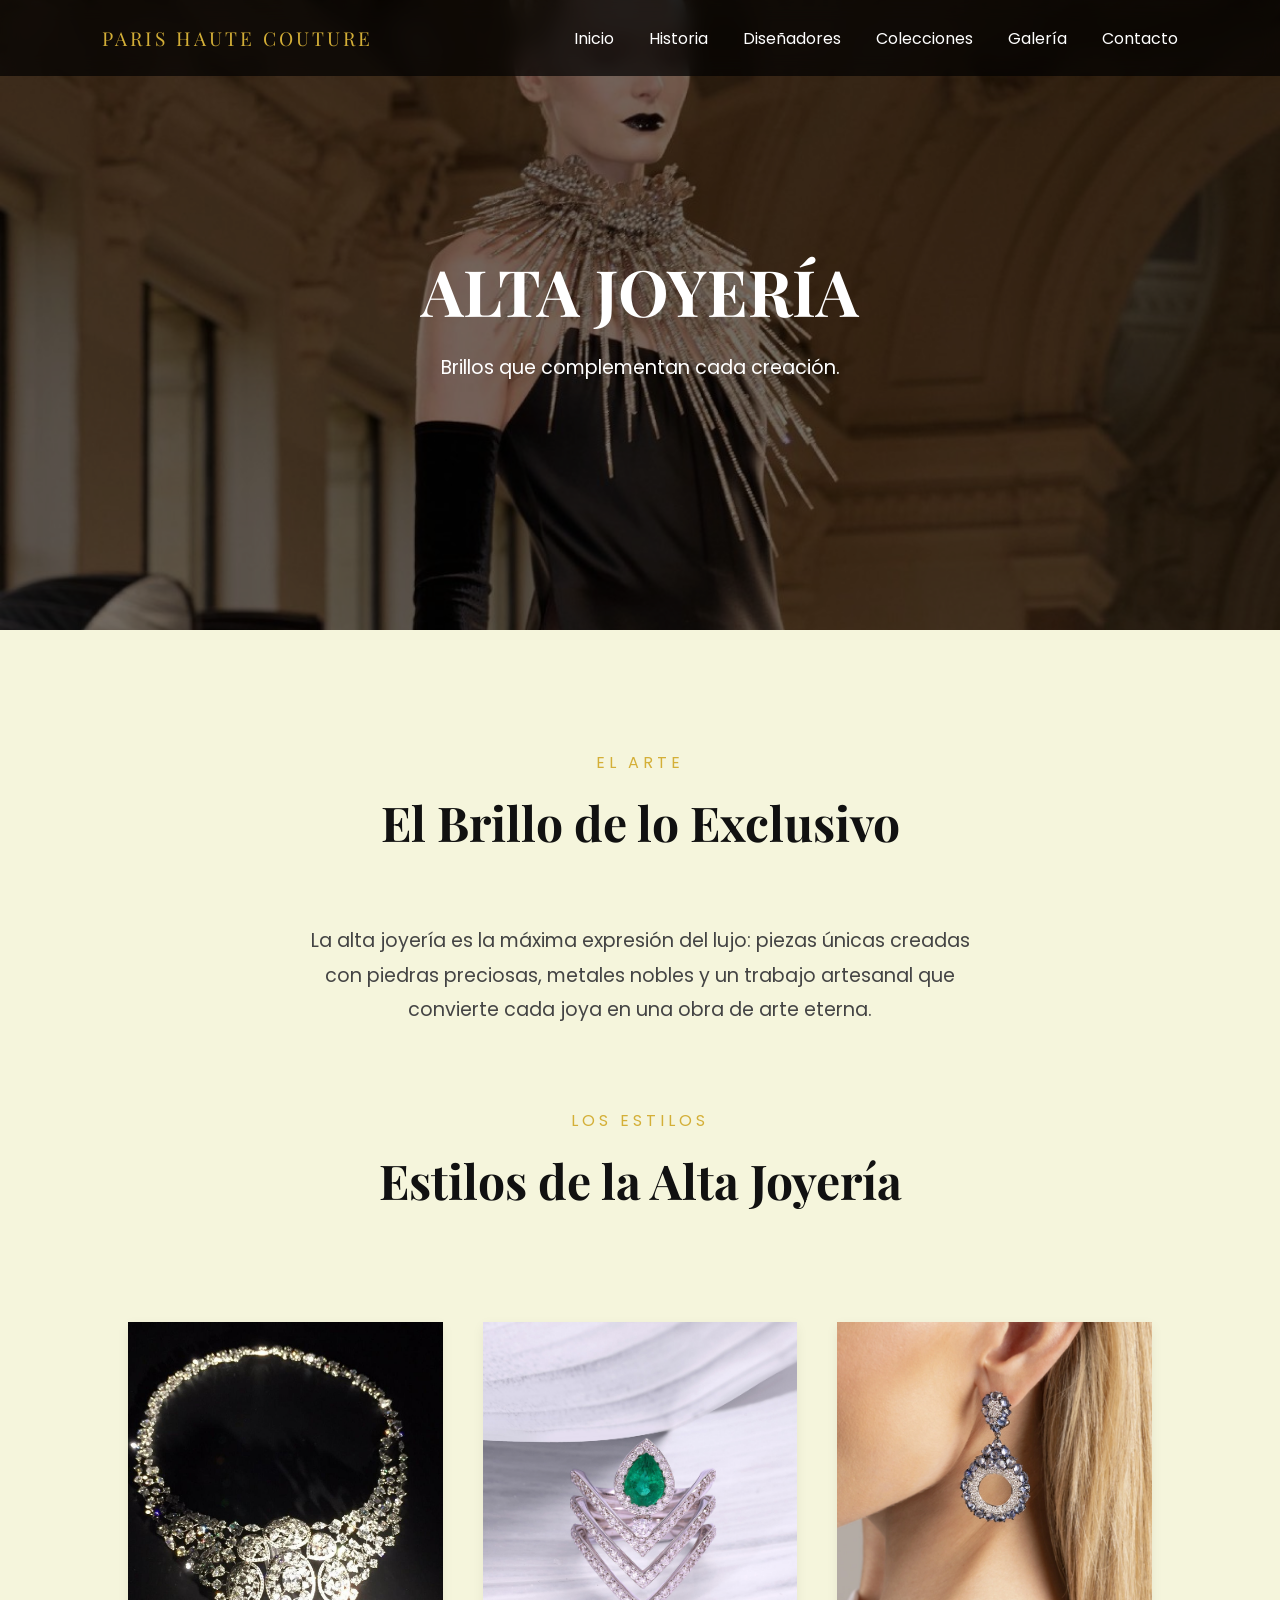
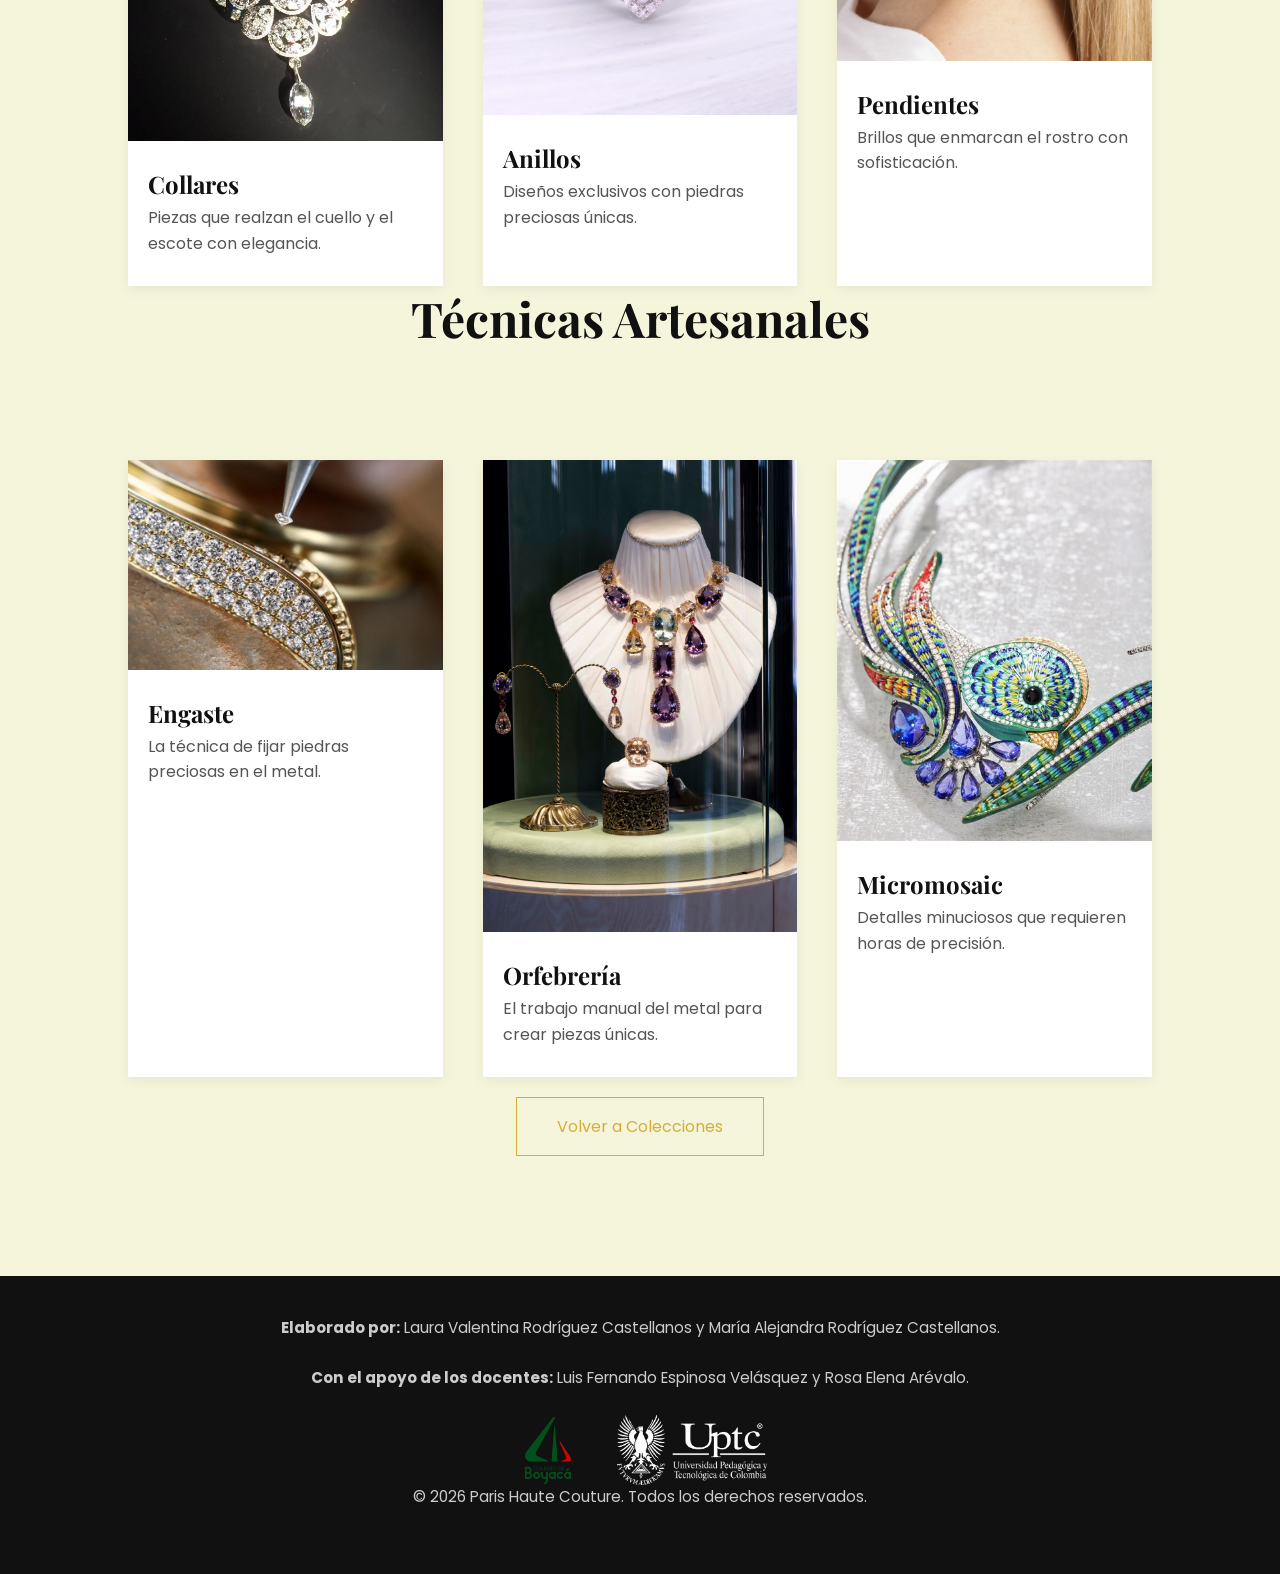
<file: Paris/joya.html>
<!DOCTYPE html>
<html lang="es">
<head>
    <meta charset="UTF-8">
    <meta name="viewport" content="width=device-width, initial-scale=1.0">
    <title>Alta Joyería | Paris Haute Couture</title>

    <link rel="icon" href="favicon.png" type="image/png">

    <link rel="stylesheet" href="estilo.css">
    <link rel="stylesheet" href="pagina.css">
    <link rel="stylesheet" href="pagina3.css">

    <link href="https://fonts.googleapis.com/css2?family=Playfair+Display:wght@400;600;700&family=Poppins:wght@300;400;500&display=swap" rel="stylesheet">
</head>
<body>
    <header>
        <nav>
            <div class="logo">PARIS HAUTE COUTURE</div>

            <ul>
                <li><a href="index.html">Inicio</a></li>
                <li><a href="index.html#historia">Historia</a></li>
                <li><a href="index.html#disenadores">Diseñadores</a></li>
                <li><a href="index.html#colecciones">Colecciones</a></li>
                <li><a href="index.html#galeria">Galería</a></li>
                <li><a href="index.html#contacto">Contacto</a></li>
            </ul>
        </nav>
    </header>

    <section class="pagina-hero">
        <div class="overlay"></div>
        <div class="hero-content">
            <h1>ALTA JOYERÍA</h1>
            <p>Brillos que complementan cada creación.</p>
        </div>
    </section>

    <section class="pagina-contenido">
        <div class="titulo-seccion">
            <span>EL ARTE</span>
            <h2>El Brillo de lo Exclusivo</h2>
        </div>

        <div class="contenido">
            <p>
                La alta joyería es la máxima expresión del lujo: piezas únicas
                creadas con piedras preciosas, metales nobles y un trabajo
                artesanal que convierte cada joya en una obra de arte eterna.
            </p>
        </div>

        <div class="titulo-seccion">
            <span>LOS ESTILOS</span>
            <h2>Estilos de la Alta Joyería</h2>
        </div>

        <div class="cards">
            <div class="card">
                <a href="https://graziamagazine.com/mx/articles/alta-joyeria-semana-alta-costura-paris-alucinantes-joyas-temporada/" target="_blank">
                <img src="img/collar.png" alt="Collares">
                <h3>Collares</h3>
                <p>Piezas que realzan el cuello y el escote con elegancia.</p>
                </a>
            </div>
            <div class="card">
                <a href=https://graziamagazine.com/mx/articles/alta-joyeria-semana-alta-costura-paris-alucinantes-joyas-temporada/ target="_blank">
                <img src="img/anillo.png" alt="Anillos">
                <h3>Anillos</h3>
                <p>Diseños exclusivos con piedras preciosas únicas.</p>
                </a>
            </div>
            <div class="card">
                <a href="https://graziamagazine.com/mx/articles/alta-joyeria-semana-alta-costura-paris-alucinantes-joyas-temporada/" target="_blank">
                <img src="img/pendientes.png" alt="Pendientes">
                <h3>Pendientes</h3>
                <p>Brillos que enmarcan el rostro con sofisticación.</p>
                </a>
            </div>
        </div>

        <div class="titulo-seccion">
            <span>LAS TÉCNICAS</span>
            <h2>Técnicas Artesanales</h2>
        </div>

        <div class="cards">
            <div class="card">
                <a href="https://ealfi.es/dominando-arte-engaste-tecnicas-esenciales/" target="_blank">
                <img src="img/engaste.png" alt="Engaste">
                <h3>Engaste</h3>
                <p>La técnica de fijar piedras preciosas en el metal.</p>
                </a>
            </div>
            <div class="card">
                <a href="https://tallerdeorfebres.com/blog/joyeria-artesanal/talleres-de-orfebreria/" target="_blank">
                <img src="img/orfebreria.png" alt="Orfebrería">
                <h3>Orfebrería</h3>
                <p>El trabajo manual del metal para crear piezas únicas.</p>
                </a>
            </div>
            <div class="card">
                <a href="https://arte-xix.blogspot.com/2015/06/la-tecnica-del-micromosaico-en-la.html" target="_blank">
                <img src="img/micro.png" alt="Micromosaic">
                <h3>Micromosaic</h3>
                <p>Detalles minuciosos que requieren horas de precisión.</p>
                </a>
            </div>
        </div>

        <div style="text-align:center; margin-top:60px;">
            <a href="index.html#colecciones" class="btn">Volver a Colecciones</a>
        </div>
    </section>

    <footer>
        <p><strong>Elaborado por:</strong> Laura Valentina Rodríguez Castellanos y María Alejandra Rodríguez Castellanos.</p>
        <p><strong>Con el apoyo de los docentes:</strong> Luis Fernando Espinosa Velásquez y Rosa Elena Arévalo.</p>
        <img src="img/cropped-cropped-Logo-nuevo-Colboy-1-removebg-preview.png" alt="Logo del Colegio de Boyacá">
        <img src="img/UPTC.PNG" alt="Logo de la Universidad Pedagógica y Tecnológica de Colombia">
        <p>© 2026 Paris Haute Couture. Todos los derechos reservados.</p>
    </footer>
</body>
</html>
</file>
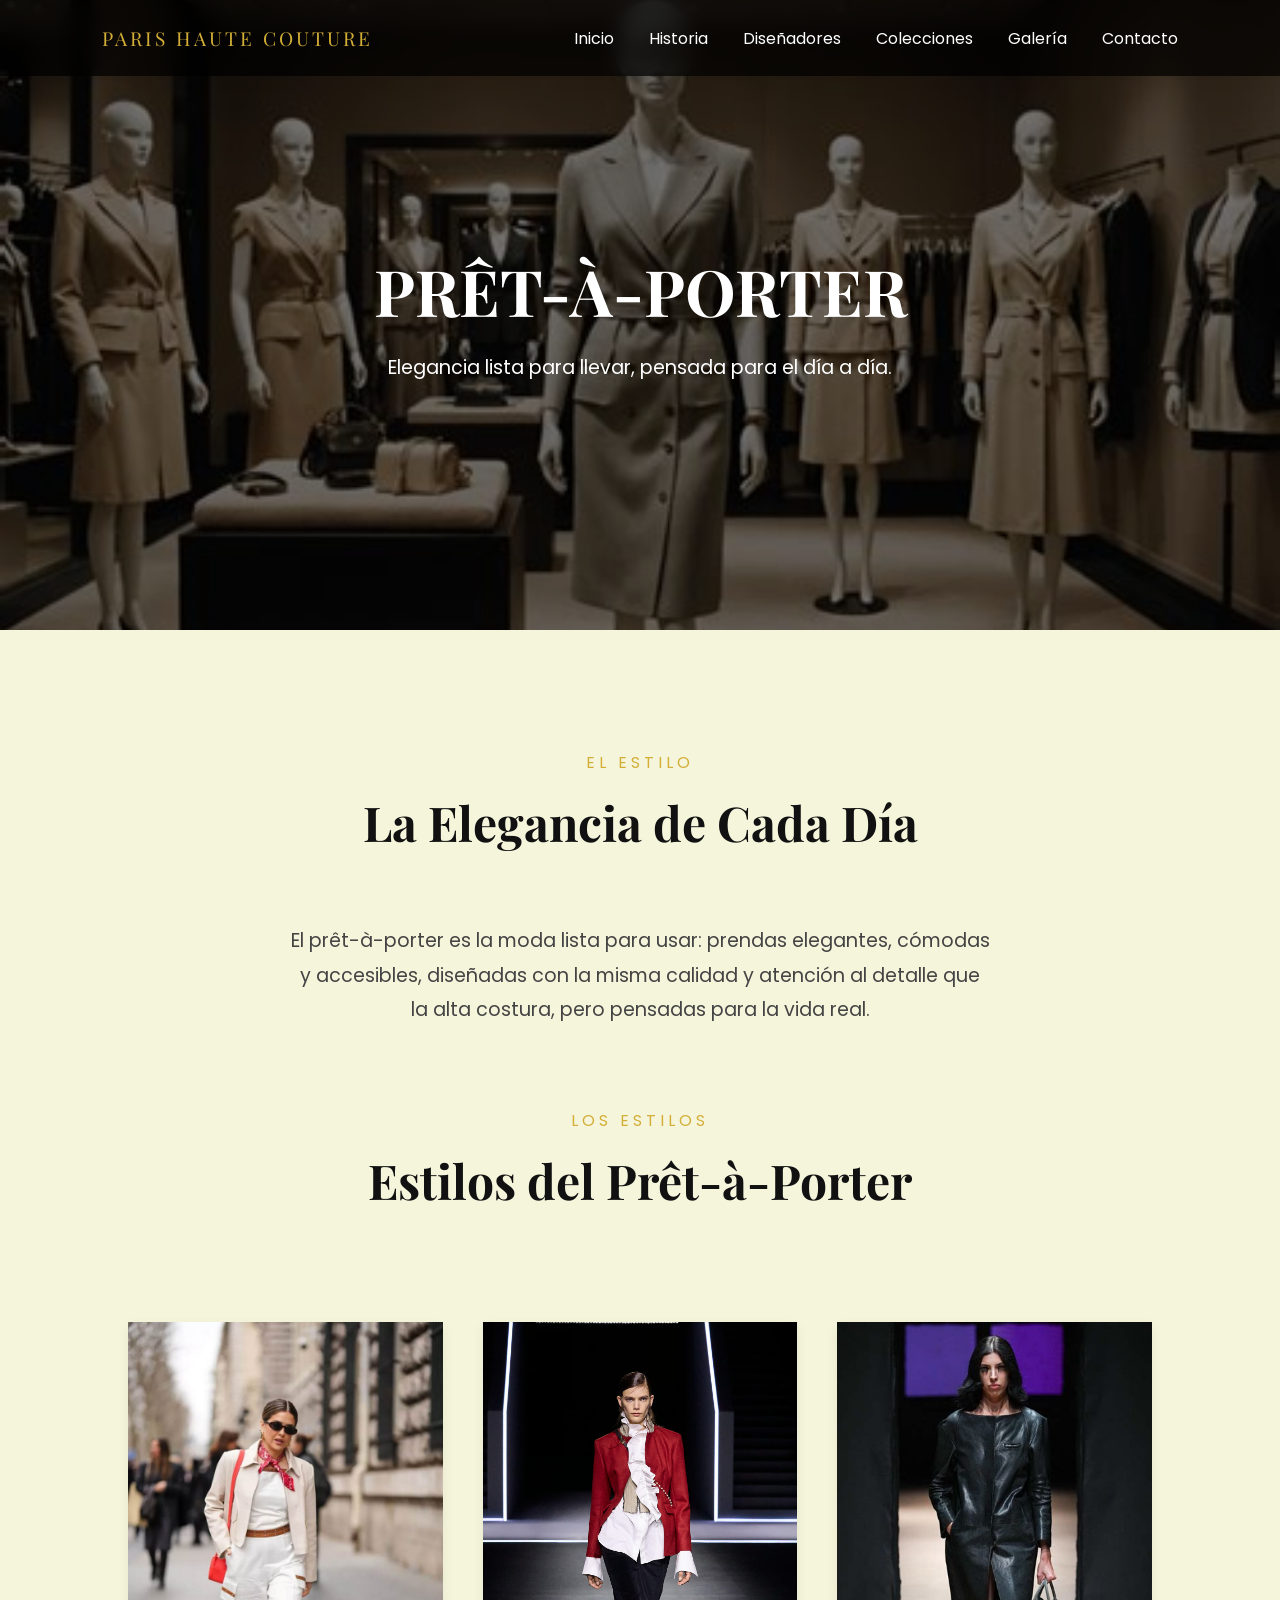
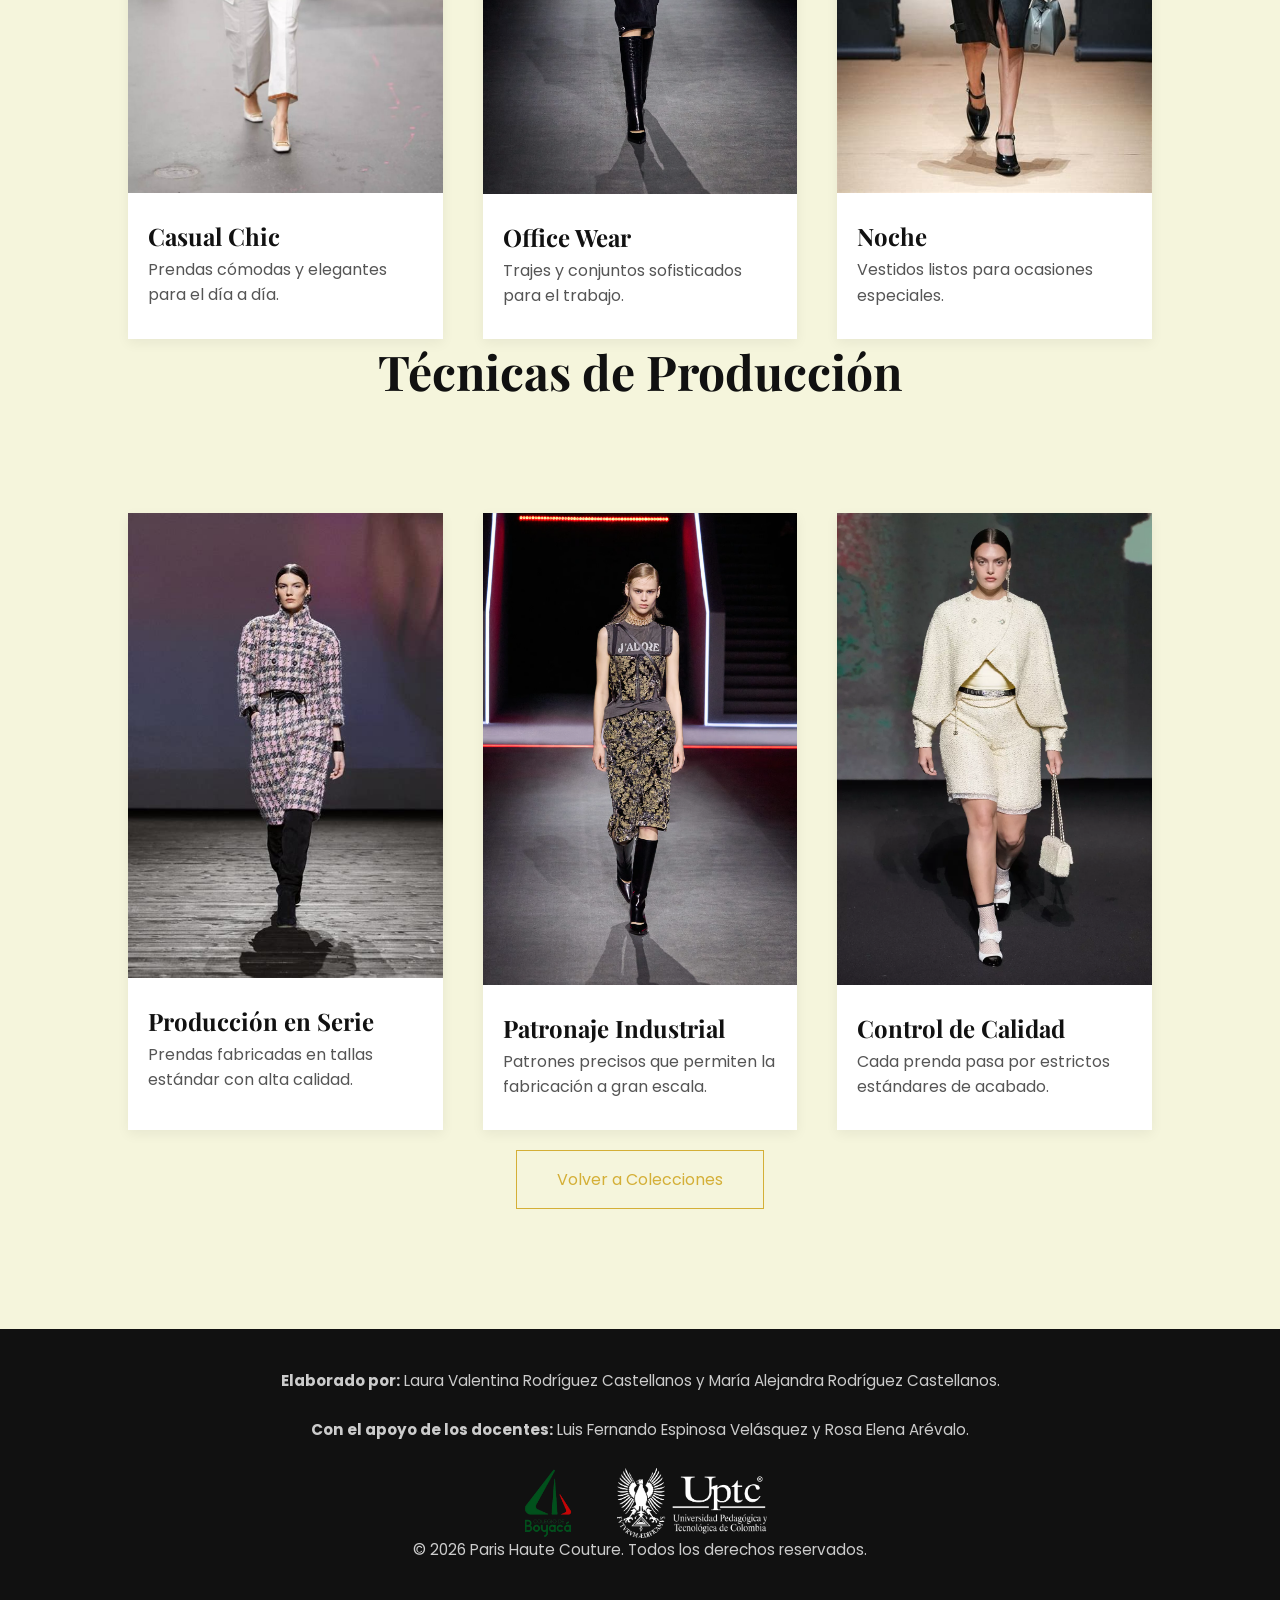
<file: Paris/porter.html>
<!DOCTYPE html>
<html lang="es">
<head>
    <meta charset="UTF-8">
    <meta name="viewport" content="width=device-width, initial-scale=1.0">
    <title>Prêt-à-Porter | Paris Haute Couture</title>

    <link rel="icon" href="favicon.png" type="image/png">

    <link rel="stylesheet" href="estilo.css">
    <link rel="stylesheet" href="pagina.css">
    <link rel="stylesheet" href="pagina2.css">

    <link href="https://fonts.googleapis.com/css2?family=Playfair+Display:wght@400;600;700&family=Poppins:wght@300;400;500&display=swap" rel="stylesheet">
</head>
<body>
    <header>
        <nav>
            <div class="logo">PARIS HAUTE COUTURE</div>

            <ul>
                <li><a href="index.html">Inicio</a></li>
                <li><a href="index.html#historia">Historia</a></li>
                <li><a href="index.html#disenadores">Diseñadores</a></li>
                <li><a href="index.html#colecciones">Colecciones</a></li>
                <li><a href="index.html#galeria">Galería</a></li>
                <li><a href="index.html#contacto">Contacto</a></li>
            </ul>
        </nav>
    </header>

    <section class="pagina-hero">
        <div class="overlay"></div>
        <div class="hero-content">
            <h1>PRÊT-À-PORTER</h1>
            <p>Elegancia lista para llevar, pensada para el día a día.</p>
        </div>
    </section>

    <section class="pagina-contenido">
        <div class="titulo-seccion">
            <span>EL ESTILO</span>
            <h2>La Elegancia de Cada Día</h2>
        </div>

        <div class="contenido">
            <p>
                El prêt-à-porter es la moda lista para usar: prendas elegantes,
                cómodas y accesibles, diseñadas con la misma calidad y atención
                al detalle que la alta costura, pero pensadas para la vida real.
            </p>
        </div>

        <div class="titulo-seccion">
            <span>LOS ESTILOS</span>
            <h2>Estilos del Prêt-à-Porter</h2>
        </div>

        <div class="cards">
            <div class="card">
                <a href="https://www.fashiontrends.com.br/estilo-casual-chic-feminino/" target="_blank">
                <img src="img/casual.png" alt="Estilo casual">
                <h3>Casual Chic</h3>
                <p>Prendas cómodas y elegantes para el día a día.</p>
                </a>
            </div>
            <div class="card">
                <a href="https://www.dior.com/fr_fr/fashion/mode-femme/defiles-pret-a-porter/defile-pret-a-porter-automne-hiver-2025-2026" target="_blank">
                <img src="img/oficce.png" alt="Estilo de oficina">
                <h3>Office Wear</h3>
                <p>Trajes y conjuntos sofisticados para el trabajo.</p>
                </a>
            </div>
            <div class="card">
                <a href="https://madame.lefigaro.fr/defiles/prada/printemps-ete-2023/pret-a-porter/defile-prada-pret-a-porter-printemps-ete-2023-20220908" target="_blank">
                <img src="img/praga.png" alt="Estilo de noche">
                <h3>Noche</h3>
                <p>Vestidos listos para ocasiones especiales.</p>
                </a>
            </div>
        </div>

        <div class="titulo-seccion">
            <span>LAS TÉCNICAS</span>
            <h2>Técnicas de Producción</h2>
        </div>

        <div class="cards">
            <div class="card">
                <a href="https://fashionunited.es/noticias/contexto/la-diferencia-entre-alta-costura-y-ready-to-wear/2023073141297" target="_blank">
                <img src="img/pret.png" alt="Producción en serie">
                <h3>Producción en Serie</h3>
                <p>Prendas fabricadas en tallas estándar con alta calidad.</p>
                </a>
            </div>
            <div class="card">
                <a href="ttps://fashionunited.es/noticias/contexto/la-diferencia-entre-alta-costura-y-ready-to-wear/2023073141297" target="_blank">
                <img src="img/porter1.png" alt="Patronaje industrial">
                <h3>Patronaje Industrial</h3>
                <p>Patrones precisos que permiten la fabricación a gran escala.</p>
                </a>
            </div>
            <div class="card">
                <a href="ttps://fashionunited.es/noticias/contexto/la-diferencia-entre-alta-costura-y-ready-to-wear/2023073141297" target="_blank">
                <img src="img/chanel2.png" alt="Control de calidad">
                <h3>Control de Calidad</h3>
                <p>Cada prenda pasa por estrictos estándares de acabado.</p>
                </a>
            </div>
        </div>

        <div style="text-align:center; margin-top:60px;">
            <a href="index.html#colecciones" class="btn">Volver a Colecciones</a>
        </div>
    </section>

    <footer>
        <p><strong>Elaborado por:</strong> Laura Valentina Rodríguez Castellanos y María Alejandra Rodríguez Castellanos.</p>
        <p><strong>Con el apoyo de los docentes:</strong> Luis Fernando Espinosa Velásquez y Rosa Elena Arévalo.</p>
        <img src="img/cropped-cropped-Logo-nuevo-Colboy-1-removebg-preview.png" alt="Logo del Colegio de Boyacá">
        <img src="img/UPTC.PNG" alt="Logo de la Universidad Pedagógica y Tecnológica de Colombia">
        <p>© 2026 Paris Haute Couture. Todos los derechos reservados.</p>
    </footer>
</body>
</html>
</file>
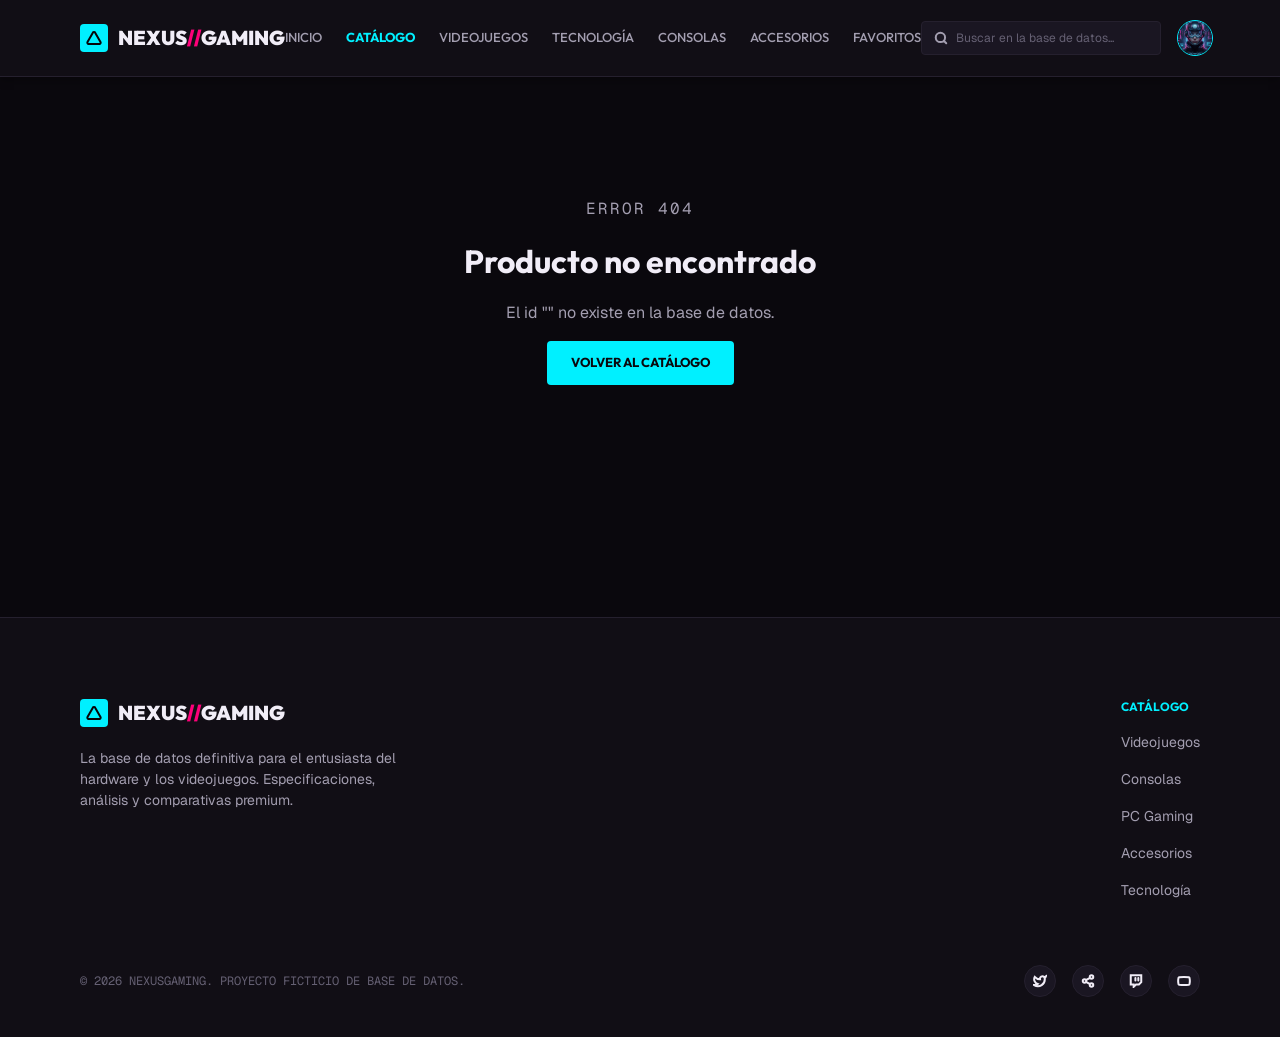
<file: Nexus/detalle/detalle.html>
<!DOCTYPE html>
<html lang="es">
<head>
  <meta charset="UTF-8">
  <meta name="viewport" content="width=device-width, initial-scale=1.0">
  <title>Cargando... — NEXUS//GAMING</title>
  <link rel="icon" type="image/svg+xml" href="../assets/logo-triangle.svg">
  <link rel="stylesheet" href="../base.css">
  <link rel="stylesheet" href="detalle.css">
</head>
<body>

  <!--
    ESTA ES LA PLANTILLA ÚNICA para las fichas de producto.
    El HTML de aquí abajo está casi vacío a propósito: los textos,
    imágenes y listas los escribe detalle.js en tiempo real, leyendo
    el objeto correspondiente de productos-datos.js según el "id"
    que venga en la URL, ej: detalle.html?id=rtx4090

    Por eso casi todo tiene un id="..." — es el "gancho" que usa
    JavaScript (document.getElementById) para encontrar dónde
    escribir cada dato.
  -->

  <header class="navbar">
    <div class="navbar__marca">
      <div class="navbar__logo"><img src="../assets/logo-triangle.svg" alt=""></div>
      <p class="navbar__nombre">NEXUS<span>//</span>GAMING</p>
    </div>
    <nav class="navbar__menu" id="navbar-menu">
      <a href="../index.html">Inicio</a>
      <a href="../catalogo/catalogo.html" class="activo">Catálogo</a>
      <a href="../catalogo/catalogo.html?categoria=Videojuegos">Videojuegos</a>
      <a href="../catalogo/catalogo.html?categoria=Tecnología">Tecnología</a>
      <a href="../catalogo/catalogo.html?categoria=Consolas">Consolas</a>
      <a href="../catalogo/catalogo.html?categoria=Accesorios">Accesorios</a>
      <a href="../catalogo/catalogo.html?favoritos=1">Favoritos</a>
    </nav>
    <div class="navbar__derecha">
      <div class="navbar__buscador">
        <img src="../assets/icon-search.svg" alt="">
        <input type="text" id="navbar-buscar" name="navbar-buscar" placeholder="Buscar en la base de datos...">
      </div>
      <a href="#" class="navbar__avatar"><img src="../assets/avatar-default.png" alt="Perfil"></a>
    </div>
    <button type="button" class="navbar__toggle" id="navbar-toggle" aria-label="Abrir menú" aria-expanded="false" aria-controls="navbar-menu">☰</button>
  </header>

  <main id="contenido-principal">

    <!-- Si el id de la URL no existe en productos-datos.js, detalle.js
         reemplaza TODO esto por un mensaje de "producto no encontrado". -->

    <nav class="breadcrumbs" aria-label="Ruta de navegación">
      <a href="../index.html">Inicio</a>
      <span class="breadcrumbs__sep">&gt;</span>
      <a href="../catalogo/catalogo.html">Catálogo</a>
      <span class="breadcrumbs__sep">&gt;</span>
      <a href="../catalogo/catalogo.html" id="bc-categoria">Categoría</a>
      <span class="breadcrumbs__sep">&gt;</span>
      <span class="breadcrumbs__actual" id="bc-actual">Producto</span>
    </nav>

    <section class="hero-block">
      <div class="hero-block__cover" id="cover-caja">
        <img id="cover-img" src="" alt="">
      </div>

      <div class="hero-block__meta">
        <div class="badge-row" id="badge-row"></div>

        <h1 class="game-title" id="titulo-producto"></h1>

        <!-- Solo se muestra si el producto tiene precio (JS le agrega la clase "visible") -->
        <div class="price-tag" id="price-tag" hidden>
          <span class="price-tag__valor" id="price-valor"></span>
          <span class="price-tag__stock" id="price-stock"></span>
        </div>

        <button type="button" class="boton boton--fantasma boton-favorito" id="btn-favorito" aria-pressed="false">☆ Añadir a Favoritos</button>

        <div class="developer-row" id="meta-row"></div>

        <hr class="linea">

        <div class="genre-tags" id="tags-row"></div>

        <div class="rating-group">
          <span class="rating-group__texto">Valoración de la Comunidad:</span>
          <span class="rating-group__estrellas" id="rating-estrellas"></span>
          <span class="rating-group__numero" id="rating-numero"></span>
        </div>

        <div class="platforms-block">
          <p class="platforms-block__titulo" id="plataformas-titulo"></p>
          <div class="platforms-block__lista" id="plataformas-lista"></div>
        </div>
      </div>
    </section>

    <section class="content-body">
      <div class="body-left">

        <article class="hud-card hud-card--cian">
          <div class="hud-card__header">
            <p class="hud-card__title">Descripción</p>
            <span class="hud-card__tag hud-card__tag--cian">SEC: INF_INFO</span>
          </div>
          <hr class="linea">
          <p class="hud-card__texto" id="descripcion-texto"></p>
        </article>

        <section class="modes-section">
          <h2 class="titulo-seccion" id="specs-titulo"></h2>
          <div class="modes-grid" id="specs-grid"></div>
        </section>

        <section class="reqs-section">
          <h2 class="titulo-seccion" id="req-titulo"></h2>
          <div class="reqs-columns">
            <div class="req-col">
              <p class="req-col__titulo req-col__titulo--cian" id="req-min-titulo"></p>
              <hr class="linea">
              <div class="req-col__filas" id="req-min-filas"></div>
            </div>
            <div class="req-col">
              <p class="req-col__titulo req-col__titulo--magenta" id="req-rec-titulo"></p>
              <hr class="linea">
              <div class="req-col__filas" id="req-rec-filas"></div>
            </div>
          </div>
        </section>
      </div>

      <div class="body-right">
        <article class="hud-card hud-card--magenta">
          <div class="hud-card__header">
            <p class="hud-card__title" id="stats-titulo"></p>
            <span class="hud-card__tag hud-card__tag--magenta">STATS</span>
          </div>
          <hr class="linea">
          <div class="stats-list" id="stats-filas"></div>
        </article>

        <article class="hud-card hud-card--cian">
          <p class="hud-card__title">Características Clave</p>
          <hr class="linea">
          <ul class="features-list" id="features-lista"></ul>
        </article>

        <article class="hud-card hud-card--magenta">
          <p class="hud-card__title">Pros y Contras</p>
          <hr class="linea">
          <div class="proscons">
            <p class="proscons__label proscons__label--cian">PUNTOS POSITIVOS</p>
            <div id="pros-lista"></div>
          </div>
          <hr class="linea">
          <div class="proscons">
            <p class="proscons__label proscons__label--magenta">PUNTOS NEGATIVOS</p>
            <div id="contras-lista"></div>
          </div>
        </article>

        <article class="hud-card hud-card--cian">
          <p class="hud-card__title">¿Para quién es?</p>
          <hr class="linea">
          <p class="hud-card__texto" id="para-quien-texto"></p>
        </article>
      </div>
    </section>

    <section class="gallery-section">
      <h2 class="titulo-seccion" id="galeria-titulo"></h2>
      <div class="gallery-row" id="galeria-row"></div>
    </section>

    <section class="similar-section">
      <h2 class="titulo-seccion">Productos Similares</h2>
      <div class="similar-grid" id="similares-grid"></div>
    </section>
  </main>

  <footer class="footer">
    <div class="footer__cols">
      <div class="footer__marca">
        <div class="navbar__marca">
          <div class="navbar__logo"><img src="../assets/logo-triangle.svg" alt=""></div>
          <p class="navbar__nombre">NEXUS<span>//</span>GAMING</p>
        </div>
        <p class="footer__descripcion">La base de datos definitiva para el entusiasta del hardware y los videojuegos. Especificaciones, análisis y comparativas premium.</p>
      </div>
      <div class="footer__links-grid">
        <div class="footer__columna">
          <p class="footer__titulo-col">Catálogo</p>
          <a href="../catalogo/catalogo.html?categoria=Videojuegos">Videojuegos</a>
          <a href="../catalogo/catalogo.html?categoria=Consolas">Consolas</a>
          <a href="../catalogo/catalogo.html?categoria=PC%20Gaming">PC Gaming</a>
          <a href="../catalogo/catalogo.html?categoria=Accesorios">Accesorios</a>
          <a href="../catalogo/catalogo.html?categoria=Tecnología">Tecnología</a>
        </div>
      </div>
    </div>
    <div class="footer__bottom">
      <p class="footer__copy">© 2026 NEXUSGAMING. PROYECTO FICTICIO DE BASE DE DATOS.</p>
      <div class="footer__social">
        <a href="#"><img src="../assets/icon-twitter.svg" alt="Twitter"></a>
        <a href="#"><img src="../assets/icon-share.svg" alt="Compartir"></a>
        <a href="#"><img src="../assets/icon-twitch.svg" alt="Twitch"></a>
        <a href="#"><img src="../assets/icon-youtube.svg" alt="YouTube"></a>
      </div>
    </div>
  </footer>

  <script src="../nav.js"></script>
  <!-- El orden importa: los datos deben cargar ANTES que el script que los usa -->
  <script src="../productos-datos.js"></script>
  <script src="detalle.js"></script>
</body>
</html>
</file>
<file: CellstorePage/css/estilo.css>
* {
    margin: 0;
    padding: 0;
    box-sizing: border-box;
}

:root {
    --bg: #f8fafc;
    --card: #ffffff;
    --blue: #006cff;
    --text: #0f172a;
    --muted: #64748b;
    --border: #e2e8f0;
}

html {
    scroll-behavior: smooth;
}

body {
    font-family: Arial, sans-serif;
    background: var(--bg);
    color: var(--text);
}

header {
    border-bottom: 1px solid var(--border);
    background: #ffffff;
}

nav {
    max-width: 1050px;
    margin: auto;
    padding: 20px;
    display: flex;
    align-items: center;
    justify-content: space-between;
}

h2 span,
.hero span {
    color: var(--blue);
}

.menu {
    display: flex;
    gap: 28px;
}

a {
    color: var(--text);
    text-decoration: none;
}

.menu a {
    color: var(--muted);
    font-size: 14px;
}

button,
.primary {
    background: var(--blue);
    color: white;
    border: 0;
    padding: 11px 18px;
    border-radius: 5px;
    cursor: pointer;
}

/* HERO (SECCIÓN INICIO CON FONDO CLARO) */

.hero {
    max-width: 1050px;
    margin: auto;
    padding: 60px 20px;
    display: grid;
    grid-template-columns: 1fr 1.2fr;
    align-items: center;
    gap: 40px;
    background: #edf2f7;
    border-radius: 20px;
    margin-top: 20px;
    margin-bottom: 40px;
}

.hero small,
.title small,
.offer small {
    color: #006cff;
    font-size: 11px;
    font-weight: bold;
}

.hero h1 {
    font-size: 44px;
    line-height: 1.1;
    margin: 15px 0;
    color: var(--text);
}

.hero p {
    max-width: 470px;
    color: var(--muted);
    line-height: 1.7;
    margin-bottom: 25px;
}

.actions {
    display: flex;
    gap: 10px;
}

.outline {
    border: 1px solid var(--border);
    padding: 11px 18px;
    border-radius: 5px;
    color: var(--text);
    background: #ffffff;
}

/* IMAGEN DEL HERO EN GRANDE */

.hero-phone {
    width: 100%;
    height: 380px;
    display: flex;
    justify-content: center;
    align-items: center;
}

.phone {
    width: 100%;
    height: 100%;
    background-image: url('../img/iphone.png');
    background-size: contain;
    background-position: center;
    background-repeat: no-repeat;
    border: none;
    border-radius: 0;
    box-shadow: none;
}

/* BENEFICIOS */

.benefits,
.brands,
.products,
.reviews {
    max-width: 1050px;
    margin: auto;
}

.benefits {
    display: grid;
    grid-template-columns: repeat(3, 1fr);
    gap: 15px;
    padding: 0 20px 60px;
}

.benefits article {
    background: var(--card);
    padding: 18px;
    border: 1px solid var(--border);
    border-radius: 7px;
}

.benefits b,
.benefits small {
    display: block;
    margin-left: 27px;
}

.benefits b {
    margin-top: -20px;
}

.benefits small {
    color: var(--muted);
    font-size: 12px;
    margin-top: 7px;
}

/* SECCIONES */

.section {
    max-width: 1050px;
    margin: auto;
    padding: 50px 20px;
}

.title {
    text-align: center;
    margin-bottom: 35px;
}

.title h2 {
    margin-top: 8px;
    color: var(--text);
}

/* LOGOS DE MARCAS */

.brands {
    display: grid;
    grid-template-columns: repeat(5, 1fr);
    gap: 12px;
}

.brands article {
    background: var(--card);
    border: 1px solid var(--border);
    padding: 20px 15px;
    text-align: center;
    border-radius: 12px;
    color: var(--text);
    display: flex;
    flex-direction: column;
    align-items: center;
    justify-content: center;
    box-shadow: 0 2px 4px rgba(0,0,0,0.02);
}

.brands article::before {
    content: "";
    width: 55px;
    height: 55px;
    background-size: contain;
    background-position: center;
    background-repeat: no-repeat;
    margin-bottom: 10px;
}

.brands a:nth-child(1) article::before { background-image: url('../img/img.1.png'); }
.brands a:nth-child(2) article::before { background-image: url('../img/img.2.png'); }
.brands a:nth-child(3) article::before { background-image: url('../img/img.3.png'); }
.brands a:nth-child(4) article::before { background-image: url('../img/img.4.png'); }
.brands a:nth-child(5) article::before { background-image: url('../img/img.5.png'); }

.brands strong {
    display: block;
    color: var(--text);
    font-size: 13px;
    margin-top: 5px;
}

/* TARJETAS DE PRODUCTOS (INICIO Y CATÁLOGO) */

.products {
    display: grid;
    grid-template-columns: repeat(4, 1fr);
    gap: 15px;
}

.product {
    background: var(--card);
    border: 1px solid var(--border);
    padding: 15px;
    border-radius: 12px;
    box-shadow: 0 2px 4px rgba(0,0,0,0.02);
}

.image {
    height: 210px;
    background: #ffffff;
    border-radius: 8px;
    margin-bottom: 15px;
    background-size: contain;
    background-position: center;
    background-repeat: no-repeat;
    border: 1px solid var(--border);
}

/* Imágenes específicas únicamente para 'Lo Más Vendido' en Inicio */
.section .products .product:nth-child(1) .image { background-image: url('../img/img.cel.1.png'); }
.section .products .product:nth-child(2) .image { background-image: url('../img/img.cel.2.png'); }
.section .products .product:nth-child(3) .image { background-image: url('../img/img.cel.3.png'); }
.section .products .product:nth-child(4) .image { background-image: url('../img/img.cel.4.png'); }

.product small {
    color: var(--muted);
}

.product h3 {
    font-size: 15px;
    margin: 7px 0;
    color: var(--text);
}

.product strong {
    display: block;
    margin-bottom: 14px;
    color: var(--text);
}

.product a {
    display: block;
    background: var(--blue);
    color: white;
    text-align: center;
    padding: 9px;
    border-radius: 5px;
    font-size: 12px;
}

/* OFERTA */

.offer {
    max-width: 1010px;
    margin: 20px auto;
    padding: 35px;
    border-radius: 12px;
    background: #0f172a;
    color: white;
    display: flex;
    justify-content: space-between;
    align-items: center;
}

.offer h2 {
    margin: 10px 0;
    color: white;
}

.offer p {
    color: #94a3b8;
    margin-bottom: 20px;
}

.time {
    display: flex;
    gap: 15px;
    align-items: center;
}

.time b {
    font-size: 25px;
    color: white;
}

.time span {
    color: #94a3b8;
    font-size: 11px;
}

/* REVIEWS */

.reviews {
    display: grid;
    grid-template-columns: repeat(3, 1fr);
    gap: 15px;
}

.reviews article {
    background: var(--card);
    border: 1px solid var(--border);
    padding: 25px;
    border-radius: 12px;
}

.reviews p {
    color: var(--muted);
    line-height: 1.6;
    margin: 15px 0;
    font-size: 13px;
}

/* FOOTER */

footer {
    border-top: 1px solid var(--border);
    text-align: center;
    padding: 50px 20px;
    color: var(--muted);
    background: #ffffff;
}

footer p {
    margin: 10px 0 25px;
}

/* ==========================================
   ESTILOS DE ENCUESTA Y FORMULARIOS (CORREGIDO)
   ========================================== */

.survey-container,
.contact-form {
    max-width: 650px;
    margin: 30px auto;
    background: var(--card);
    padding: 35px;
    border-radius: 12px;
    border: 1px solid var(--border);
    box-shadow: 0 4px 6px -1px rgba(0, 0, 0, 0.05);
}

.form-group {
    margin-bottom: 22px;
}

.form-group label {
    display: block;
    font-weight: bold;
    margin-bottom: 8px;
    color: var(--text);
    font-size: 14px;
}

.form-group input[type="text"],
.form-group input[type="email"],
.form-group input[type="tel"],
.form-group select,
.form-group textarea,
.contact-form input,
.contact-form select,
.contact-form textarea {
    width: 100%;
    padding: 12px;
    background: #ffffff;
    color: var(--text);
    border: 1px solid var(--border);
    border-radius: 6px;
    font-size: 14px;
    outline: none;
    transition: border-color 0.2s;
}

.form-group input:focus,
.form-group select:focus,
.form-group textarea:focus,
.contact-form input:focus,
.contact-form textarea:focus {
    border-color: var(--blue);
}

.form-group textarea,
.contact-form textarea {
    resize: vertical;
    min-height: 100px;
}

/* Opciones de Radio y Checkbox */

.radio-group,
.checkbox-group {
    display: flex;
    flex-direction: column;
    gap: 10px;
    margin-top: 8px;
}

.radio-option,
.checkbox-option {
    display: flex;
    align-items: center;
    gap: 10px;
    background: #f8fafc;
    padding: 10px 14px;
    border: 1px solid var(--border);
    border-radius: 6px;
    cursor: pointer;
    font-size: 14px;
    color: var(--text);
    transition: background 0.2s, border-color 0.2s;
}

.radio-option:hover,
.checkbox-option:hover {
    background: #edf2f7;
    border-color: #cbd5e1;
}

.radio-option input[type="radio"],
.checkbox-option input[type="checkbox"] {
    width: auto;
    margin: 0;
    cursor: pointer;
    accent-color: var(--blue);
}

/* Botones del formulario */

.survey-container button[type="submit"],
.contact-form button {
    width: 100%;
    background: var(--blue);
    color: white;
    border: 0;
    padding: 13px 20px;
    border-radius: 6px;
    font-size: 15px;
    font-weight: bold;
    cursor: pointer;
    margin-top: 10px;
    transition: background 0.2s;
}

.survey-container button[type="submit"]:hover,
.contact-form button:hover {
    background: #0056cc;
}

/* ESTILOS DE PESTAÑA FLOTANTE / MODAL */

.brands article {
    cursor: pointer;
    transition: transform 0.2s, border-color 0.2s;
}

.brands article:hover {
    transform: translateY(-4px);
    border-color: #006cff;
}

.modal {
    display: none;
    position: fixed;
    z-index: 1000;
    left: 0;
    top: 0;
    width: 100%;
    height: 100%;
    background-color: rgba(0, 0, 0, 0.6);
    backdrop-filter: blur(4px);
    align-items: center;
    justify-content: center;
}

.modal-content {
    background-color: #ffffff;
    border: 1px solid var(--border);
    border-radius: 12px;
    width: 90%;
    max-width: 600px;
    max-height: 80vh;
    display: flex;
    flex-direction: column;
    overflow: hidden;
    box-shadow: 0 10px 25px rgba(0,0,0,0.15);
    color: var(--text);
}

.modal-header {
    padding: 16px 20px;
    background-color: #f8fafc;
    display: flex;
    justify-content: space-between;
    align-items: center;
    border-bottom: 1px solid var(--border);
}

.modal-header h2 {
    margin: 0;
    font-size: 20px;
    color: var(--text);
}

.close-btn {
    font-size: 28px;
    font-weight: bold;
    cursor: pointer;
    color: var(--muted);
}

.close-btn:hover {
    color: var(--text);
}

.modal-body {
    padding: 20px;
    overflow-y: auto;
}

.brand-catalog {
    display: none;
}

.product-item {
    display: flex;
    align-items: center;
    gap: 15px;
    background: #f8fafc;
    border: 1px solid var(--border);
    padding: 12px;
    border-radius: 8px;
    margin-bottom: 12px;
}

.product-item img {
    width: 65px;
    height: 65px;
    object-fit: cover;
    border-radius: 6px;
}

.product-info {
    flex-grow: 1;
}

.product-info h3 {
    margin: 0 0 4px 0;
    font-size: 16px;
    color: var(--text);
}

.product-info p {
    margin: 0 0 6px 0;
    font-size: 13px;
    color: var(--muted);
}

.product-info strong {
    color: #006cff;
    font-size: 15px;
}

.btn-comprar {
    background: #006cff;
    color: #fff;
    padding: 8px 14px;
    text-decoration: none;
    border-radius: 6px;
    font-size: 13px;
    font-weight: bold;
}

.btn-comprar:hover {
    background: #0056cc;
}

.btn-nav {
    background: var(--blue);
    color: white !important;
    padding: 11px 18px;
    border-radius: 5px;
    font-size: 14px;
    font-weight: bold;
    text-decoration: none;
    display: inline-block;
}

.btn-nav:hover {
    background: #0056cc;
}

/* RESPONSIVE */

@media (max-width: 750px) {
    .menu {
        display: none;
    }

    .hero {
        grid-template-columns: 1fr;
        padding-top: 40px;
    }

    .hero h1 {
        font-size: 38px;
    }

    .benefits,
    .reviews {
        grid-template-columns: 1fr;
    }

    .brands {
        grid-template-columns: repeat(2, 1fr);
    }

    .products {
        grid-template-columns: repeat(2, 1fr);
    }

    .offer {
        margin: 20px;
        flex-direction: column;
        align-items: flex-start;
        gap: 25px;
    }
}

@media (max-width: 450px) {
    nav button {
        display: none;
    }

    .hero h1 {
        font-size: 32px;
    }

    .products {
        grid-template-columns: 1fr;
    }

    .brands {
        grid-template-columns: repeat(2, 1fr);
    }
}
</file>
<file: Paris/estilo.css>
* {
    margin: 0;
    padding: 0;
    box-sizing: border-box;
}

html {
    scroll-behavior: smooth; /* desplazamiento suave del menú */
}

body {
    font-family: 'Poppins', sans-serif;
    background: beige; /* tu color original */
    color: #111;
}

/* ===== HEADER ===== */
header {
    position: fixed;
    width: 100%;
    top: 0;
    z-index: 1000;
    background: rgba(0, 0, 0, 0.7);
    backdrop-filter: blur(10px);
}

nav {
    display: flex;
    justify-content: space-between;
    align-items: center;
    padding: 25px 8%;
}

.logo {
    color: #D4AF37; /* tu dorado */
    font-size: 1.2rem;
    font-family: 'Playfair Display', serif;
    letter-spacing: 3px;
}

nav ul {
    display: flex;
    list-style: none;
    gap: 35px;
}

nav a {
    color: white;
    text-decoration: none;
    transition: .3s;
}

nav a:hover {
    color: #D4AF37;
}

/* ===== HERO ===== */
.hero {
    height: 100vh;
    background: url("img/otoño.png") center/cover;
    position: relative;
    display: flex;
    justify-content: center;
    align-items: center;
    text-align: center;
}

.overlay {
    position: absolute;
    width: 100%;
    height: 100%;
    background: rgba(0, 0, 0, .55);
}

.hero-content {
    position: relative;
    z-index: 2;
    max-width: 900px;
    padding: 0 20px;
}

.hero h1 {
    color: white;
    font-size: 5rem;
    font-family: 'Playfair Display', serif;
    margin-bottom: 20px;
}

.hero p {
    color: white;
    font-size: 1.2rem;
    margin-bottom: 40px;
}

.btn {
    padding: 16px 40px;
    border: 1px solid #D4AF37;
    color: #D4AF37;
    text-decoration: none;
    transition: .4s;
    display: inline-block;
    background: transparent;
    cursor: pointer;
}

.btn:hover {
    background: #D4AF37;
    color: black;
}

/* ===== SECCIONES ===== */
section {
    padding: 120px 10%;
}

.titulo-seccion {
    text-align: center;
    margin-bottom: 70px;
}

.titulo-seccion span {
    color: #D4AF37;
    letter-spacing: 4px;
}

.titulo-seccion h2 {
    font-family: 'Playfair Display', serif;
    font-size: 3rem;
    margin-top: 15px;
}

/* ===== HISTORIA ===== */
.historia .contenido {
    max-width: 700px;
    margin: 0 auto;
    text-align: center;
    font-size: 1.2rem;
    line-height: 1.8;
    color: #444;
}

/* ===== CARDS ===== */
.cards {
    display: grid;
    grid-template-columns: repeat(auto-fit, minmax(300px, 1fr));
    gap: 40px;
}

.card {
    background: white;
    overflow: hidden;
    transition: .4s;
    box-shadow: 0 4px 12px rgba(0, 0, 0, 0.06);
    opacity: 0;
    transform: translateY(40px);
}

.card.visible {
    opacity: 1;
    transform: none;
    transition: opacity .7s ease, transform .7s ease, box-shadow .4s;
}

.card:hover {
    transform: translateY(-10px);
    box-shadow: 0 12px 25px rgba(0, 0, 0, 0.15);
}

.card img {
    width: 100%;
    height: auto;
    object-fit: contain;
    background: #fff;
}

.card h3 {
    padding: 20px 20px 5px;
    font-family: 'Playfair Display', serif;
    font-size: 1.5rem;
}

.card p {
    padding: 0 20px 30px;
    color: #555;
    line-height: 1.6;
}

.card a {
    text-decoration: none;
    color: inherit;
    display: block;
}

/* ===== FORMULARIO ===== */
.formulario {
    display: flex;
    justify-content: center;
    gap: 10px;
    max-width: 500px;
    margin: 0 auto;
}

.formulario input {
    flex: 1;
    padding: 15px;
    border: 1px solid #ccc;
    font-family: inherit;
    background: white;
}

.mensaje {
    text-align: center;
    margin-top: 20px;
    color: #2e7d32;
    font-weight: bold;
}
/* ===== FOOTER ===== */
footer {
    background: #111;
    color: #ccc;
    text-align: center;
    padding: 40px;
    font-family: 'Poppins', sans-serif;
}

footer p {
    margin-bottom: 25px;
    font-size: 0.95rem;
    line-height: 1.6;
}

footer img {
    height: 70px;
    width: auto;
    object-fit: contain;
    margin: 0 15px;
    display: inline-block;
    vertical-align: middle;
    background: none;
}


}

/* ===== RESPONSIVE ===== */
@media (max-width: 768px) {
    nav {
        flex-direction: column;
        gap: 15px;
        padding: 15px 5%;
    }
    nav ul {
        gap: 15px;
        font-size: 0.85rem;
        flex-wrap: wrap;
        justify-content: center;
    }
    .hero h1 {
        font-size: 2.5rem;
    }
    section {
        padding: 80px 5%;
    }
    .titulo-seccion h2 {
        font-size: 2rem;
    }
}
</file>
<file: Paris/pagina.css>
/* ===== HERO DE LA PÁGINA ===== */
.pagina-hero {
    height: 70vh;
    background: url("img/alta.png") center/cover;
    position: relative;
    display: flex;
    justify-content: center;
    align-items: center;
    text-align: center;
}

.pagina-hero h1 {
    color: white;
    font-size: 4rem;
    font-family: 'Playfair Display', serif;
    margin-bottom: 20px;
}

.pagina-hero p {
    color: white;
    font-size: 1.2rem;
    max-width: 700px;
    margin: 0 auto;
    padding: 0 20px;
}

/* ===== CONTENIDO ===== */
.pagina-contenido {
    padding: 120px 10%;
}

.pagina-contenido .contenido {
    max-width: 700px;
    margin: 0 auto 80px;
    text-align: center;
    font-size: 1.2rem;
    line-height: 1.8;
    color: #444;
}

/* ===== RESPONSIVE ===== */
@media (max-width: 768px) {
    .pagina-hero h1 {
        font-size: 2.5rem;
    }
    .pagina-contenido {
        padding: 80px 5%;
    }
}

/* ===== CARDS ===== */
.cards {
    display: grid;
    grid-template-columns: repeat(auto-fit, minmax(300px, 1fr));
    gap: 40px;
}

.card {
    background: white;
    overflow: hidden;
    transition: .4s;
    box-shadow: 0 4px 12px rgba(0, 0, 0, 0.06);
    opacity: 1;
    transform: translateY(40px);
}

.card.visible {
    opacity: 1;
    transform: none;
    transition: opacity .7s ease, transform .7s ease, box-shadow .4s;
}

.card:hover {
    transform: translateY(-10px);
    box-shadow: 0 12px 25px rgba(0, 0, 0, 0.15);
}

.card img {
    width: 100%;
    height: auto;
    object-fit: contain;
    background: #fff;
}

.card h3 {
    padding: 20px 20px 5px;
    font-family: 'Playfair Display', serif;
    font-size: 1.5rem;
}

.card p {
    padding: 0 20px 30px;
    color: #555;
    line-height: 1.6;
}

.card a {
    text-decoration: none;
    color: inherit;
    display: block;
}
</file>
<file: Paris/pagina3.css>
/* ===== HERO DE LA PÁGINA ===== */
.pagina-hero {
    height: 70vh;
    background: url("img/joyeria.png") center/cover;
    position: relative;
    display: flex;
    justify-content: center;
    align-items: center;
    text-align: center;
}

.pagina-hero h1 {
    color: white;
    font-size: 4rem;
    font-family: 'Playfair Display', serif;
    margin-bottom: 20px;
}

.pagina-hero p {
    color: white;
    font-size: 1.2rem;
    max-width: 700px;
    margin: 0 auto;
    padding: 0 20px;
}

/* ===== CONTENIDO ===== */
.pagina-contenido {
    padding: 120px 10%;
}

.pagina-contenido .contenido {
    max-width: 700px;
    margin: 0 auto 80px;
    text-align: center;
    font-size: 1.2rem;
    line-height: 1.8;
    color: #444;
}

/* ===== RESPONSIVE ===== */
@media (max-width: 768px) {
    .pagina-hero h1 {
        font-size: 2.5rem;
    }
    .pagina-contenido {
        padding: 80px 5%;
    }
}
</file>
<file: Paris/pagina2.css>
/* ===== HERO DE LA PÁGINA ===== */
.pagina-hero {
    height: 70vh;
    background: url("img/porter2.png") center/cover;
    position: relative;
    display: flex;
    justify-content: center;
    align-items: center;
    text-align: center;
}

.pagina-hero h1 {
    color: white;
    font-size: 4rem;
    font-family: 'Playfair Display', serif;
    margin-bottom: 20px;
}

.pagina-hero p {
    color: white;
    font-size: 1.2rem;
    max-width: 700px;
    margin: 0 auto;
    padding: 0 20px;
}

/* ===== CONTENIDO ===== */
.pagina-contenido {
    padding: 120px 10%;
}

.pagina-contenido .contenido {
    max-width: 700px;
    margin: 0 auto 80px;
    text-align: center;
    font-size: 1.2rem;
    line-height: 1.8;
    color: #444;
}

/* ===== RESPONSIVE ===== */
@media (max-width: 768px) {
    .pagina-hero h1 {
        font-size: 2.5rem;
    }
    .pagina-contenido {
        padding: 80px 5%;
    }
}
</file>
<file: Nexus/base.css>
/* =====================================================
   BASE.CSS — fundamentos compartidos por TODAS las páginas
   Aquí van: reset, variables de diseño (colores/tipografías),
   y componentes que se repiten en cada pantalla (navbar, footer, botones).
   Cada página (homepage.html, catalogo.html, etc.) enlaza este
   archivo PRIMERO y luego su propio CSS con estilos específicos.
   ===================================================== */

/* ---------- FUENTES ---------- */
/* Outfit = títulos y menú. Geist = texto de párrafo. Geist Mono = detalles técnicos. */
@import url('https://fonts.googleapis.com/css2?family=Outfit:wght@500;700;900&family=Geist:wght@400;500&family=Geist+Mono:wght@400&display=swap');

/* ---------- RESET ---------- */
* {
  margin: 0;
  padding: 0;
  box-sizing: border-box;
}

html {
  scroll-behavior: smooth;
}

/* ---------- VARIABLES DE DISEÑO (tokens) ---------- */
/* :root define variables globales, reutilizables en todo el CSS con var(--nombre) */
:root {
  /* Colores de fondo */
  --color-fondo: #0a080d;          /* fondo general, un poco más oscuro que los paneles */
  --color-panel: #110e15;          /* fondo de navbar, footer, secciones */
  --color-panel-claro: #1a1622;    /* fondo de tarjetas, inputs, badges */
  --color-borde: #25202e;          /* bordes sutiles */

  /* Colores de acento (marca) */
  --color-cian: #00f0ff;           /* acento principal: links activos, precios, highlights */
  --color-magenta: #ff007a;        /* acento secundario: detalles, "//" del logo */

  /* Colores de texto */
  --color-texto: #f1edf7;          /* texto principal (casi blanco) */
  --color-texto-muted: #a39eb0;    /* texto secundario/gris */
  --color-texto-dim: #656073;      /* texto terciario, muy apagado (placeholders, copyright) */

  /* Tipografías */
  --fuente-titulos: 'Outfit', sans-serif;
  --fuente-texto: 'Geist', sans-serif;
  --fuente-mono: 'Geist Mono', monospace;

  /* Otros */
  --radio-chico: 4px;
  --radio-redondo: 999px; /* para círculos/píldoras */
  --ancho-maximo: 1440px;
}

body {
  background-color: var(--color-fondo);
  color: var(--color-texto);
  font-family: var(--fuente-texto);
  line-height: 1.5;
}

a {
  color: inherit;
  text-decoration: none;
}

img {
  display: block;
  max-width: 100%;
}

button {
  font-family: inherit;
  cursor: pointer;
  border: none;
}

/* Contenedor centrado que usan todas las secciones anchas */
.contenedor {
  max-width: var(--ancho-maximo);
  margin: 0 auto;
  padding: 0 80px;
}

/* ===================== NAVBAR (compartido en las 4 páginas) ===================== */
.navbar {
  background-color: var(--color-panel);
  border-bottom: 1px solid var(--color-borde);
  box-shadow: 0 4px 8px rgba(0, 0, 0, 0.25);
  display: flex;
  align-items: center;
  justify-content: space-between;
  padding: 20px 80px;
}

.navbar__marca {
  display: flex;
  align-items: center;
  gap: 10px;
}

.navbar__logo {
  width: 28px;
  height: 28px;
  background-color: var(--color-cian);
  border-radius: var(--radio-chico);
  display: flex;
  align-items: center;
  justify-content: center;
}

.navbar__logo img {
  width: 16px;
  height: 16px;
}

.navbar__nombre {
  font-family: var(--fuente-titulos);
  font-weight: 900;
  font-size: 20px;
  text-transform: uppercase;
  color: var(--color-texto);
}

.navbar__nombre span {
  color: var(--color-magenta);
}

.navbar__menu {
  display: flex;
  gap: 24px;
  font-size: 13px;
  text-transform: uppercase;
}

.navbar__menu a {
  font-family: var(--fuente-titulos);
  font-weight: 500;
  color: var(--color-texto-muted);
  transition: color 0.15s ease;
}

.navbar__menu a:hover {
  color: var(--color-cian);
}

.navbar__menu a.activo {
  font-weight: 700;
  color: var(--color-cian);
}

.navbar__derecha {
  display: flex;
  align-items: center;
  gap: 16px;
}

.navbar__buscador {
  display: flex;
  align-items: center;
  gap: 8px;
  width: 240px;
  padding: 8px 12px;
  background-color: var(--color-panel-claro);
  border: 1px solid var(--color-borde);
  border-radius: var(--radio-chico);
}

.navbar__buscador img {
  width: 14px;
  height: 14px;
}

.navbar__buscador input {
  flex: 1;
  min-width: 0;
  background: transparent;
  border: none;
  outline: none;
  color: var(--color-texto);
  font-family: var(--fuente-texto);
  font-size: 12px;
}

.navbar__buscador input::placeholder {
  color: var(--color-texto-dim);
}

.navbar__avatar {
  width: 36px;
  height: 36px;
  border-radius: 50%;
  border: 1px solid var(--color-cian);
  overflow: hidden;
}

.navbar__avatar img {
  width: 100%;
  height: 100%;
  object-fit: cover;
}

/* Botón "hamburguesa": oculto en escritorio, nav.js lo muestra funcional
   solo dentro del media query de abajo. display:none aquí es el estado
   por defecto para pantallas grandes. */
.navbar__toggle {
  display: none;
  align-items: center;
  justify-content: center;
  width: 36px;
  height: 36px;
  flex-shrink: 0;
  background: transparent;
  border: 1px solid var(--color-borde);
  border-radius: var(--radio-chico);
  color: var(--color-texto);
  font-size: 18px;
}

/* ===================== BOTONES ===================== */
.boton {
  display: inline-flex;
  align-items: center;
  justify-content: center;
  gap: 8px;
  padding: 12px 24px;
  border-radius: var(--radio-chico);
  font-family: var(--fuente-titulos);
  font-weight: 700;
  font-size: 13px;
  text-transform: uppercase;
  transition: opacity 0.15s ease, transform 0.15s ease;
}

.boton:hover {
  transform: translateY(-1px);
}

.boton--primario {
  background-color: var(--color-cian);
  color: #0a080d;
}

.boton--primario:hover {
  opacity: 0.9;
}

.boton--fantasma {
  background: transparent;
  border: 1px solid var(--color-borde);
  color: var(--color-texto);
}

.boton--fantasma:hover {
  border-color: var(--color-cian);
  color: var(--color-cian);
}

/* ===================== FOOTER (compartido en las 4 páginas) ===================== */
.footer {
  background-color: var(--color-panel);
  border-top: 1px solid var(--color-borde);
  padding: 80px 80px 40px;
  display: flex;
  flex-direction: column;
  gap: 64px;
}

.footer__cols {
  display: flex;
  align-items: flex-start;
  justify-content: space-between;
  gap: 40px;
  flex-wrap: wrap;
}

.footer__marca {
  display: flex;
  flex-direction: column;
  gap: 20px;
  max-width: 340px;
}

.footer__descripcion {
  color: var(--color-texto-muted);
  font-size: 14px;
}

.footer__links-grid {
  display: flex;
  gap: 80px;
  flex-wrap: wrap;
}

.footer__columna {
  display: flex;
  flex-direction: column;
  gap: 16px;
}

.footer__titulo-col {
  font-family: var(--fuente-titulos);
  font-weight: 700;
  font-size: 12px;
  text-transform: uppercase;
  color: var(--color-cian);
}

.footer__columna a {
  font-size: 14px;
  color: var(--color-texto-muted);
  transition: color 0.15s ease;
}

.footer__columna a:hover {
  color: var(--color-texto);
}

.footer__bottom {
  display: flex;
  align-items: center;
  justify-content: space-between;
  flex-wrap: wrap;
  gap: 16px;
}

.footer__copy {
  font-family: var(--fuente-mono);
  font-size: 12px;
  color: var(--color-texto-dim);
}

.footer__social {
  display: flex;
  gap: 16px;
}

.footer__social a {
  width: 32px;
  height: 32px;
  border-radius: 50%;
  background-color: var(--color-panel-claro);
  border: 1px solid var(--color-borde);
  display: flex;
  align-items: center;
  justify-content: center;
  transition: border-color 0.15s ease;
}

.footer__social a:hover {
  border-color: var(--color-cian);
}

.footer__social img {
  width: 14px;
  height: 14px;
}

/* ===================== RESPONSIVE ===================== */

/* Tablet: el navbar necesita menos aire y el menú central pasa a
   ser un desplegable controlado por nav.js */
@media (max-width: 900px) {
  .navbar {
    position: relative; /* ancla el menú desplegable de abajo */
    padding-left: 24px;
    padding-right: 24px;
  }
  .contenedor, .footer {
    padding-left: 24px;
    padding-right: 24px;
  }

  .navbar__menu {
    display: none; /* nav.js le agrega/quita .abierto al hacer clic en el botón */
  }

  .navbar__menu.abierto {
    display: flex;
    flex-direction: column;
    position: absolute;
    top: 100%;
    left: 0;
    right: 0;
    background-color: var(--color-panel);
    border-bottom: 1px solid var(--color-borde);
    padding: 20px 24px;
    gap: 18px;
    z-index: 50;
    box-shadow: 0 8px 16px rgba(0, 0, 0, 0.35);
  }

  .navbar__toggle {
    display: flex; /* en escritorio queda display:none (ver arriba) */
  }

  .footer {
    padding-top: 56px;
    gap: 40px;
  }

  .footer__cols {
    flex-direction: column;
    gap: 32px;
  }

  .footer__links-grid {
    gap: 40px;
  }
}

/* Móvil chico: escondemos el buscador del navbar (no entra) y
   apilamos el footer para que no se vea apretado */
@media (max-width: 640px) {
  .navbar__buscador {
    display: none;
  }

  .footer__links-grid {
    flex-direction: column;
    gap: 24px;
  }

  .footer__bottom {
    flex-direction: column;
    align-items: flex-start;
    gap: 12px;
  }
}

/* ===================== TOAST (compartido en las 3 páginas) =====================
   Aviso flotante y temporal, usado por nav.js para:
   - confirmar acciones (agregar a favoritos, suscribirse al newsletter)
   - avisar que un link todavía no lleva a ninguna parte ("en desarrollo") */
.toast {
  position: fixed;
  left: 50%;
  bottom: 32px;
  transform: translate(-50%, 16px);
  background-color: var(--color-panel-claro);
  border: 1px solid var(--color-cian);
  border-radius: var(--radio-chico);
  padding: 12px 20px;
  font-family: var(--fuente-mono);
  font-size: 13px;
  color: var(--color-texto);
  box-shadow: 0 8px 24px rgba(0, 0, 0, 0.4);
  opacity: 0;
  pointer-events: none;
  transition: opacity 0.2s ease, transform 0.2s ease;
  z-index: 100;
  max-width: calc(100vw - 48px);
  text-align: center;
}

.toast--visible {
  opacity: 1;
  transform: translate(-50%, 0);
}
</file>
<file: Nexus/detalle/detalle.css>
/* =====================================================
   DETALLE.CSS — estilos de la plantilla única de producto.
   Reutiliza las variables y componentes compartidos de base.css
   (navbar, footer, botones). Los datos que rellenan esta plantilla
   vienen de productos-datos.js a través de detalle.js.
   ===================================================== */

main {
  max-width: var(--ancho-maximo);
  margin: 0 auto;
  min-height: 60vh; /* para que el footer no quede "pegado" si un producto tiene poco contenido */
}

.linea {
  width: 100%;
  height: 1px;
  border: none;
  background-color: var(--color-borde);
}

.titulo-seccion {
  font-family: var(--fuente-titulos);
  font-weight: 800;
  font-size: 20px;
  color: var(--color-texto);
}

/* ===================== ESTADO: PRODUCTO NO ENCONTRADO ===================== */
.no-encontrado {
  display: flex;
  flex-direction: column;
  align-items: center;
  gap: 16px;
  text-align: center;
  padding: 120px 24px;
}

.no-encontrado__codigo {
  font-family: var(--fuente-mono);
  color: var(--color-magenta);
  letter-spacing: 2px;
}

.no-encontrado h1 {
  font-family: var(--fuente-titulos);
  font-size: 32px;
}

.no-encontrado p {
  color: var(--color-texto-muted);
}

/* ===================== BREADCRUMBS ===================== */
.breadcrumbs {
  display: flex;
  align-items: center;
  gap: 10px;
  padding: 32px 80px 16px;
  font-size: 13px;
}

.breadcrumbs a { color: var(--color-texto-muted); }
.breadcrumbs a:hover { color: var(--color-texto); }

.breadcrumbs__sep {
  font-family: var(--fuente-mono);
  color: var(--color-magenta);
  font-size: 11px;
}

.breadcrumbs__actual { color: var(--color-cian); }

/* ===================== HERO ===================== */
.hero-block {
  display: flex;
  gap: 48px;
  align-items: flex-start;
  padding: 24px 80px 48px;
}

.hero-block__cover {
  flex-shrink: 0;
  border: 2px solid var(--color-borde);
  border-radius: 8px;
  overflow: hidden;
  background-color: var(--color-panel);
  display: flex;
  align-items: center;
  justify-content: center;
}

/* Dos "sabores" de portada: vertical para cajas de videojuego, horizontal
   para fotos de producto de hardware. detalle.js agrega una de estas dos
   clases según el campo imagenOrientacion de cada producto. */
.hero-block__cover--vertical { width: 512px; height: 600px; }
.hero-block__cover--horizontal { width: 560px; height: 380px; }

.hero-block__cover img {
  width: 100%;
  height: 100%;
  object-fit: cover;
}

.hero-block__meta {
  flex: 1;
  display: flex;
  flex-direction: column;
  gap: 24px;
  min-width: 0;
}

.badge-row { display: flex; gap: 12px; }

.badge {
  padding: 4px 8px;
  border-radius: 4px;
  border: 1px solid;
  font-family: var(--fuente-mono);
  font-weight: 700;
  font-size: 11px;
}

.badge--cian { border-color: var(--color-cian); color: var(--color-cian); }
.badge--magenta { border-color: var(--color-magenta); color: var(--color-magenta); }

.game-title {
  font-family: var(--fuente-titulos);
  font-weight: 900;
  font-size: 48px;
  line-height: 1.1;
  color: var(--color-texto);
}

/* Precio grande — solo aparece si el producto tiene campo "precio" */
.price-tag {
  display: flex;
  align-items: baseline;
  gap: 12px;
}

.price-tag__valor {
  font-family: var(--fuente-titulos);
  font-weight: 900;
  font-size: 32px;
  color: var(--color-cian);
}

.price-tag__stock {
  font-family: var(--fuente-mono);
  font-size: 12px;
  color: #3ddc84;
}

.boton-favorito {
  align-self: flex-start;
}

.boton-favorito.activo {
  border-color: var(--color-magenta);
  color: var(--color-magenta);
}

.developer-row {
  display: flex;
  align-items: center;
  gap: 16px;
  width: 100%;
  flex-wrap: wrap;
}

.developer-row__divider {
  width: 1px;
  height: 40px;
  background-color: var(--color-borde);
}

.meta-item__label {
  font-size: 12px;
  color: var(--color-texto-muted);
  margin-bottom: 4px;
}

.meta-item__value {
  font-family: var(--fuente-titulos);
  font-weight: 700;
  font-size: 15px;
  color: var(--color-texto);
}

.genre-tags { display: flex; gap: 8px; flex-wrap: wrap; }

.genre-tag {
  padding: 6px 12px;
  background-color: var(--color-panel);
  border: 1px solid var(--color-borde);
  border-radius: 4px;
  font-size: 13px;
}

.rating-group {
  display: flex;
  align-items: center;
  gap: 12px;
  font-size: 14px;
  color: var(--color-texto-muted);
}

.rating-group__estrellas { display: flex; gap: 4px; }
.rating-group__estrellas img { width: 12px; height: 12px; }

.rating-group__numero {
  font-family: var(--fuente-mono);
  font-weight: 600;
  font-size: 11px;
}

.platforms-block__titulo {
  font-family: var(--fuente-mono);
  font-size: 11px;
  text-transform: uppercase;
  color: var(--color-texto-muted);
  margin-bottom: 10px;
}

.platforms-block__lista { display: flex; flex-wrap: wrap; gap: 8px; }

.platform-tag {
  padding: 8px 12px;
  border: 1px solid var(--color-borde);
  border-radius: 4px;
  font-family: var(--fuente-texto);
  font-weight: 600;
  font-size: 12px;
}

/* ===================== CUERPO ===================== */
.content-body {
  display: flex;
  gap: 32px;
  align-items: flex-start;
  padding: 0 80px 48px;
}

.body-left {
  width: 780px;
  flex-shrink: 0;
  display: flex;
  flex-direction: column;
  gap: 32px;
  min-width: 0;
}

.body-right {
  flex: 1;
  min-width: 0;
  display: flex;
  flex-direction: column;
  gap: 32px;
}

.hud-card {
  background-color: var(--color-panel);
  border: 1px solid;
  border-radius: 8px;
  padding: 24px;
  display: flex;
  flex-direction: column;
  gap: 20px;
}

.hud-card--cian {
  border-color: rgba(0, 240, 255, 0.2);
  box-shadow: 0 0 8px rgba(0, 240, 255, 0.12);
}

.hud-card--magenta {
  border-color: rgba(255, 0, 122, 0.2);
  box-shadow: 0 0 8px rgba(255, 0, 122, 0.12);
}

.hud-card__header {
  display: flex;
  align-items: center;
  justify-content: space-between;
}

.hud-card__title {
  font-family: var(--fuente-titulos);
  font-weight: 800;
  font-size: 14px;
  text-transform: uppercase;
  color: var(--color-texto);
}

.hud-card__tag { font-family: var(--fuente-mono); font-size: 11px; }
.hud-card__tag--cian { color: var(--color-cian); }
.hud-card__tag--magenta { color: var(--color-magenta); }

.hud-card__texto {
  color: var(--color-texto-muted);
  font-size: 15px;
  line-height: 1.6;
}

/* ---------- Especificaciones / Modos de juego ---------- */
.modes-section { display: flex; flex-direction: column; gap: 16px; }

.modes-grid {
  display: grid;
  grid-template-columns: repeat(2, 1fr);
  gap: 16px;
}

.mode-card {
  background-color: var(--color-panel);
  border: 1px solid var(--color-borde);
  border-radius: 6px;
  padding: 20px;
  display: flex;
  flex-direction: column;
  gap: 12px;
}

.mode-card__header { display: flex; align-items: center; gap: 8px; }

.mode-card__header p {
  font-family: var(--fuente-titulos);
  font-weight: 700;
  font-size: 16px;
  color: var(--color-texto);
}

.mode-card__desc {
  font-size: 13px;
  line-height: 1.4;
  color: var(--color-texto-muted);
}

/* Valor grande de una especificación técnica, ej. "24 GB GDDR6X" */
.mode-card__valor {
  font-family: var(--fuente-mono);
  font-weight: 700;
  font-size: 20px;
  color: var(--color-cian);
}

/* ---------- Requisitos ---------- */
.reqs-section { display: flex; flex-direction: column; gap: 16px; }

.reqs-columns {
  display: grid;
  grid-template-columns: repeat(2, 1fr);
  gap: 24px;
}

.req-col {
  background-color: var(--color-panel);
  border: 1px solid var(--color-borde);
  border-radius: 8px;
  padding: 24px;
  display: flex;
  flex-direction: column;
  gap: 16px;
}

.req-col__titulo { font-family: var(--fuente-mono); font-weight: 700; font-size: 12px; }
.req-col__titulo--cian { color: var(--color-cian); }
.req-col__titulo--magenta { color: var(--color-magenta); }

.req-col__filas, .stats-list {
  display: flex;
  flex-direction: column;
  gap: 8px;
  font-size: 13px;
}

.stats-list { gap: 12px; }

.req-row {
  display: flex;
  align-items: center;
  justify-content: space-between;
  gap: 12px;
}

.req-row span:first-child { color: var(--color-texto-muted); }

.req-row span:last-child {
  font-family: var(--fuente-mono);
  font-weight: 600;
  color: var(--color-texto);
  text-align: right;
}

/* ---------- Lista de características ---------- */
.features-list {
  list-style: none;
  display: flex;
  flex-direction: column;
  gap: 10px;
  font-size: 13px;
  color: var(--color-texto);
}

.features-list li { display: flex; gap: 8px; }
.features-list__marker { font-family: var(--fuente-mono); color: var(--color-cian); flex-shrink: 0; }

/* ---------- Pros y contras ---------- */
.proscons { display: flex; flex-direction: column; gap: 10px; }
.proscons__label { font-family: var(--fuente-mono); font-size: 11px; }
.proscons__label--cian { color: var(--color-cian); }
.proscons__label--magenta { color: var(--color-magenta); }
.proscons__item { font-size: 13px; color: var(--color-texto); }

/* ===================== GALERÍA ===================== */
.gallery-section {
  padding: 48px 80px;
  border-top: 1px solid var(--color-borde);
  display: flex;
  flex-direction: column;
  gap: 24px;
}

.gallery-row {
  display: flex;
  gap: 16px;
  flex-wrap: wrap;
}

.gallery-item {
  flex: 1;
  min-width: 200px;
  height: 160px;
  border: 1px solid var(--color-borde);
  border-radius: 6px;
  overflow: hidden;
}

.gallery-item img { width: 100%; height: 100%; object-fit: cover; }

/* ===================== PRODUCTOS SIMILARES ===================== */
.similar-section {
  padding: 0 80px 64px;
  display: flex;
  flex-direction: column;
  gap: 24px;
}

.similar-grid {
  display: grid;
  grid-template-columns: repeat(auto-fit, minmax(280px, 1fr));
  gap: 20px;
}

.similar-card {
  background-color: var(--color-panel);
  border: 1px solid var(--color-borde);
  border-radius: 8px;
  padding: 16px;
  display: flex;
  flex-direction: column;
  gap: 10px;
  transition: border-color 0.15s ease, transform 0.15s ease;
}

.similar-card:hover { border-color: var(--color-cian); transform: translateY(-4px); }

.similar-card__imagen {
  width: 100%;
  height: 140px;
  border-radius: 6px;
  overflow: hidden;
}

.similar-card__imagen img { width: 100%; height: 100%; object-fit: cover; }

.similar-card__titulo {
  font-family: var(--fuente-titulos);
  font-weight: 700;
  font-size: 15px;
  color: var(--color-texto);
}

.similar-card__rating {
  font-family: var(--fuente-mono);
  font-size: 12px;
  color: var(--color-texto-muted);
}

/* ===================== RESPONSIVE ===================== */
@media (max-width: 1100px) {
  .hero-block, .content-body { flex-direction: column; }
  /* La portada pasa a ancho completo con proporción fija (4:3) */
  .hero-block__cover--vertical, .hero-block__cover--horizontal { width: 100%; height: auto; aspect-ratio: 4/3; }
  /* body-left es la columna de TEXTO: solo necesita ancho completo,
     su alto lo define el contenido (nada de aspect-ratio acá) */
  .body-left { width: 100%; }
  .modes-grid, .reqs-columns { grid-template-columns: 1fr; }
}

@media (max-width: 700px) {
  .breadcrumbs, .hero-block, .content-body, .gallery-section, .similar-section {
    padding-left: 24px;
    padding-right: 24px;
  }
  .game-title { font-size: 32px; }
  .gallery-row { flex-direction: column; }
  .gallery-item { min-width: 0; }
}

@media (max-width: 480px) {
  .game-title { font-size: 26px; }
  .price-tag__valor { font-size: 24px; }
  .modes-grid { gap: 12px; }
  .hud-card { padding: 18px; }
}
</file>
